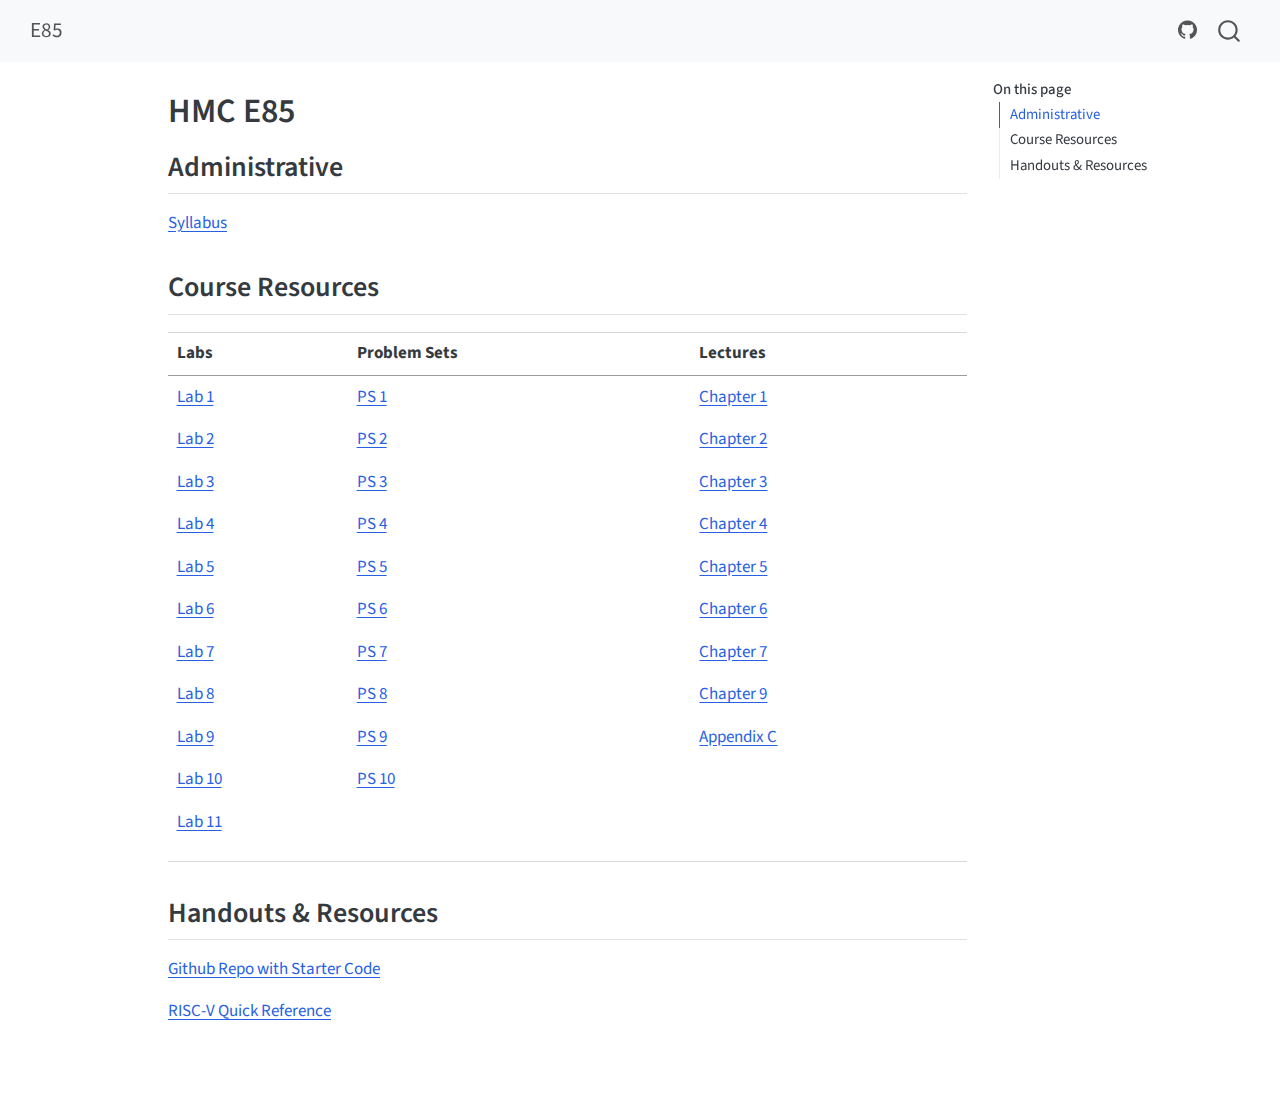
<file: index.html>
<!DOCTYPE html>
<html xmlns="http://www.w3.org/1999/xhtml" lang="en" xml:lang="en"><head>

<meta charset="utf-8">
<meta name="generator" content="quarto-1.7.28">

<meta name="viewport" content="width=device-width, initial-scale=1.0, user-scalable=yes">


<title>HMC E85 – E85</title>
<style>
code{white-space: pre-wrap;}
span.smallcaps{font-variant: small-caps;}
div.columns{display: flex; gap: min(4vw, 1.5em);}
div.column{flex: auto; overflow-x: auto;}
div.hanging-indent{margin-left: 1.5em; text-indent: -1.5em;}
ul.task-list{list-style: none;}
ul.task-list li input[type="checkbox"] {
  width: 0.8em;
  margin: 0 0.8em 0.2em -1em; /* quarto-specific, see https://github.com/quarto-dev/quarto-cli/issues/4556 */ 
  vertical-align: middle;
}
</style>


<script src="site_libs/quarto-nav/quarto-nav.js"></script>
<script src="site_libs/quarto-nav/headroom.min.js"></script>
<script src="site_libs/clipboard/clipboard.min.js"></script>
<script src="site_libs/quarto-search/autocomplete.umd.js"></script>
<script src="site_libs/quarto-search/fuse.min.js"></script>
<script src="site_libs/quarto-search/quarto-search.js"></script>
<meta name="quarto:offset" content="./">
<script src="site_libs/quarto-html/quarto.js" type="module"></script>
<script src="site_libs/quarto-html/tabsets/tabsets.js" type="module"></script>
<script src="site_libs/quarto-html/popper.min.js"></script>
<script src="site_libs/quarto-html/tippy.umd.min.js"></script>
<script src="site_libs/quarto-html/anchor.min.js"></script>
<link href="site_libs/quarto-html/tippy.css" rel="stylesheet">
<script src="site_libs/bootstrap/bootstrap.min.js"></script>
<link href="site_libs/bootstrap/bootstrap-icons.css" rel="stylesheet">
<link href="site_libs/bootstrap/bootstrap-c3e159384dfee45f7a712502812fbd01.min.css" rel="stylesheet" append-hash="true" id="quarto-bootstrap" data-mode="light">
<script id="quarto-search-options" type="application/json">{
  "location": "navbar",
  "copy-button": false,
  "collapse-after": 3,
  "panel-placement": "end",
  "type": "overlay",
  "limit": 50,
  "keyboard-shortcut": [
    "f",
    "/",
    "s"
  ],
  "show-item-context": false,
  "language": {
    "search-no-results-text": "No results",
    "search-matching-documents-text": "matching documents",
    "search-copy-link-title": "Copy link to search",
    "search-hide-matches-text": "Hide additional matches",
    "search-more-match-text": "more match in this document",
    "search-more-matches-text": "more matches in this document",
    "search-clear-button-title": "Clear",
    "search-text-placeholder": "",
    "search-detached-cancel-button-title": "Cancel",
    "search-submit-button-title": "Submit",
    "search-label": "Search"
  }
}</script>


</head>

<body class="nav-fixed quarto-light">

<div id="quarto-search-results"></div>
  <header id="quarto-header" class="headroom fixed-top">
    <nav class="navbar navbar-expand-lg " data-bs-theme="dark">
      <div class="navbar-container container-fluid">
      <div class="navbar-brand-container mx-auto">
    <a class="navbar-brand" href="./index.html">
    <span class="navbar-title">E85</span>
    </a>
  </div>
            <div id="quarto-search" class="" title="Search"></div>
          <button class="navbar-toggler" type="button" data-bs-toggle="collapse" data-bs-target="#navbarCollapse" aria-controls="navbarCollapse" role="menu" aria-expanded="false" aria-label="Toggle navigation" onclick="if (window.quartoToggleHeadroom) { window.quartoToggleHeadroom(); }">
  <span class="navbar-toggler-icon"></span>
</button>
          <div class="collapse navbar-collapse" id="navbarCollapse">
            <ul class="navbar-nav navbar-nav-scroll ms-auto">
  <li class="nav-item compact">
    <a class="nav-link" href="https://github.com/HMC-E85/E85"> <i class="bi bi-github" role="img" aria-label="GitHub">
</i> 
<span class="menu-text"></span></a>
  </li>  
</ul>
          </div> <!-- /navcollapse -->
            <div class="quarto-navbar-tools">
</div>
      </div> <!-- /container-fluid -->
    </nav>
</header>
<!-- content -->
<div id="quarto-content" class="quarto-container page-columns page-rows-contents page-layout-article page-navbar">
<!-- sidebar -->
<!-- margin-sidebar -->
    <div id="quarto-margin-sidebar" class="sidebar margin-sidebar">
        <nav id="TOC" role="doc-toc" class="toc-active">
    <h2 id="toc-title">On this page</h2>
   
  <ul>
  <li><a href="#administrative" id="toc-administrative" class="nav-link active" data-scroll-target="#administrative">Administrative</a></li>
  <li><a href="#course-resources" id="toc-course-resources" class="nav-link" data-scroll-target="#course-resources">Course Resources</a></li>
  <li><a href="#handouts-resources" id="toc-handouts-resources" class="nav-link" data-scroll-target="#handouts-resources">Handouts &amp; Resources</a></li>
  </ul>
</nav>
    </div>
<!-- main -->
<main class="content" id="quarto-document-content">

<header id="title-block-header" class="quarto-title-block default">
<div class="quarto-title">
<h1 class="title">HMC E85</h1>
</div>



<div class="quarto-title-meta">

    
  
    
  </div>
  


</header>


<section id="administrative" class="level2">
<h2 class="anchored" data-anchor-id="administrative">Administrative</h2>
<p><a href="./assets/syllabus.pdf">Syllabus</a></p>
</section>
<section id="course-resources" class="level2">
<h2 class="anchored" data-anchor-id="course-resources">Course Resources</h2>
<table class="caption-top table">
<thead>
<tr class="header">
<th>Labs</th>
<th>Problem Sets</th>
<th>Lectures</th>
</tr>
</thead>
<tbody>
<tr class="odd">
<td><p><a href="./assets/labs/Lab1.pdf">Lab 1</a></p>
<p><a href="./assets/labs/Lab2.pdf">Lab 2</a></p>
<p><a href="./assets/labs/Lab3.pdf">Lab 3</a></p>
<p><a href="./assets/labs/Lab4.pdf">Lab 4</a></p>
<p><a href="./assets/labs/Lab5.pdf">Lab 5</a></p>
<p><a href="./assets/labs/Lab6.pdf">Lab 6</a></p>
<p><a href="./assets/labs/Lab7.pdf">Lab 7</a></p>
<p><a href="./assets/labs/Lab8.pdf">Lab 8</a></p>
<p><a href="./assets/labs/Lab9.pdf">Lab 9</a></p>
<p><a href="./assets/labs/Lab10.pdf">Lab 10</a></p>
<p><a href="./assets/labs/Lab11.pdf">Lab 11</a></p></td>
<td><p><a href="./assets/psets/ps1.pdf">PS 1</a></p>
<p><a href="./assets/psets/ps2.pdf">PS 2</a></p>
<p><a href="./assets/psets/ps3.pdf">PS 3</a></p>
<p><a href="./assets/psets/ps4.pdf">PS 4</a></p>
<p><a href="./assets/psets/ps5.pdf">PS 5</a></p>
<p><a href="./assets/psets/ps6.pdf">PS 6</a></p>
<p><a href="./assets/psets/ps7.pdf">PS 7</a></p>
<p><a href="./assets/psets/ps8.pdf">PS 8</a></p>
<p><a href="./assets/psets/ps9.pdf">PS 9</a></p>
<p><a href="./assets/psets/ps10.pdf">PS 10</a></p></td>
<td><p><a href="./assets/slides/DDCArv_Ch1.pdf">Chapter 1</a></p>
<p><a href="./assets/slides/DDCArv_Ch2.pdf">Chapter 2</a></p>
<p><a href="./assets/slides/DDCArv_Ch3.pdf">Chapter 3</a></p>
<p><a href="./assets/slides/DDCArv_Ch4.pdf">Chapter 4</a></p>
<p><a href="./assets/slides/DDCArv_Ch5.pdf">Chapter 5</a></p>
<p><a href="./assets/slides/DDCArv_Ch6.pdf">Chapter 6</a></p>
<p><a href="./assets/slides/DDCArv_Ch7.pdf">Chapter 7</a></p>
<p><a href="./assets/slides/DDCArv_Ch9.pdf">Chapter 9</a></p>
<p><a href="./assets/slides/DDCArv_AppC.pdf">Appendix C</a></p></td>
</tr>
</tbody>
</table>
</section>
<section id="handouts-resources" class="level2">
<h2 class="anchored" data-anchor-id="handouts-resources">Handouts &amp; Resources</h2>
<p><a href="https://github.com/HMC-E85/E85">Github Repo with Starter Code</a></p>
<p><a href="./assets/doc/000_RISCV_summary.pdf">RISC-V Quick Reference</a></p>


</section>

</main> <!-- /main -->
<script id="quarto-html-after-body" type="application/javascript">
  window.document.addEventListener("DOMContentLoaded", function (event) {
    const icon = "";
    const anchorJS = new window.AnchorJS();
    anchorJS.options = {
      placement: 'right',
      icon: icon
    };
    anchorJS.add('.anchored');
    const isCodeAnnotation = (el) => {
      for (const clz of el.classList) {
        if (clz.startsWith('code-annotation-')) {                     
          return true;
        }
      }
      return false;
    }
    const onCopySuccess = function(e) {
      // button target
      const button = e.trigger;
      // don't keep focus
      button.blur();
      // flash "checked"
      button.classList.add('code-copy-button-checked');
      var currentTitle = button.getAttribute("title");
      button.setAttribute("title", "Copied!");
      let tooltip;
      if (window.bootstrap) {
        button.setAttribute("data-bs-toggle", "tooltip");
        button.setAttribute("data-bs-placement", "left");
        button.setAttribute("data-bs-title", "Copied!");
        tooltip = new bootstrap.Tooltip(button, 
          { trigger: "manual", 
            customClass: "code-copy-button-tooltip",
            offset: [0, -8]});
        tooltip.show();    
      }
      setTimeout(function() {
        if (tooltip) {
          tooltip.hide();
          button.removeAttribute("data-bs-title");
          button.removeAttribute("data-bs-toggle");
          button.removeAttribute("data-bs-placement");
        }
        button.setAttribute("title", currentTitle);
        button.classList.remove('code-copy-button-checked');
      }, 1000);
      // clear code selection
      e.clearSelection();
    }
    const getTextToCopy = function(trigger) {
        const codeEl = trigger.previousElementSibling.cloneNode(true);
        for (const childEl of codeEl.children) {
          if (isCodeAnnotation(childEl)) {
            childEl.remove();
          }
        }
        return codeEl.innerText;
    }
    const clipboard = new window.ClipboardJS('.code-copy-button:not([data-in-quarto-modal])', {
      text: getTextToCopy
    });
    clipboard.on('success', onCopySuccess);
    if (window.document.getElementById('quarto-embedded-source-code-modal')) {
      const clipboardModal = new window.ClipboardJS('.code-copy-button[data-in-quarto-modal]', {
        text: getTextToCopy,
        container: window.document.getElementById('quarto-embedded-source-code-modal')
      });
      clipboardModal.on('success', onCopySuccess);
    }
      var localhostRegex = new RegExp(/^(?:http|https):\/\/localhost\:?[0-9]*\//);
      var mailtoRegex = new RegExp(/^mailto:/);
        var filterRegex = new RegExp("https:\/\/HMC-E85\.github\.io\/hmc-e85\.github\.io\/");
      var isInternal = (href) => {
          return filterRegex.test(href) || localhostRegex.test(href) || mailtoRegex.test(href);
      }
      // Inspect non-navigation links and adorn them if external
     var links = window.document.querySelectorAll('a[href]:not(.nav-link):not(.navbar-brand):not(.toc-action):not(.sidebar-link):not(.sidebar-item-toggle):not(.pagination-link):not(.no-external):not([aria-hidden]):not(.dropdown-item):not(.quarto-navigation-tool):not(.about-link)');
      for (var i=0; i<links.length; i++) {
        const link = links[i];
        if (!isInternal(link.href)) {
          // undo the damage that might have been done by quarto-nav.js in the case of
          // links that we want to consider external
          if (link.dataset.originalHref !== undefined) {
            link.href = link.dataset.originalHref;
          }
        }
      }
    function tippyHover(el, contentFn, onTriggerFn, onUntriggerFn) {
      const config = {
        allowHTML: true,
        maxWidth: 500,
        delay: 100,
        arrow: false,
        appendTo: function(el) {
            return el.parentElement;
        },
        interactive: true,
        interactiveBorder: 10,
        theme: 'quarto',
        placement: 'bottom-start',
      };
      if (contentFn) {
        config.content = contentFn;
      }
      if (onTriggerFn) {
        config.onTrigger = onTriggerFn;
      }
      if (onUntriggerFn) {
        config.onUntrigger = onUntriggerFn;
      }
      window.tippy(el, config); 
    }
    const noterefs = window.document.querySelectorAll('a[role="doc-noteref"]');
    for (var i=0; i<noterefs.length; i++) {
      const ref = noterefs[i];
      tippyHover(ref, function() {
        // use id or data attribute instead here
        let href = ref.getAttribute('data-footnote-href') || ref.getAttribute('href');
        try { href = new URL(href).hash; } catch {}
        const id = href.replace(/^#\/?/, "");
        const note = window.document.getElementById(id);
        if (note) {
          return note.innerHTML;
        } else {
          return "";
        }
      });
    }
    const xrefs = window.document.querySelectorAll('a.quarto-xref');
    const processXRef = (id, note) => {
      // Strip column container classes
      const stripColumnClz = (el) => {
        el.classList.remove("page-full", "page-columns");
        if (el.children) {
          for (const child of el.children) {
            stripColumnClz(child);
          }
        }
      }
      stripColumnClz(note)
      if (id === null || id.startsWith('sec-')) {
        // Special case sections, only their first couple elements
        const container = document.createElement("div");
        if (note.children && note.children.length > 2) {
          container.appendChild(note.children[0].cloneNode(true));
          for (let i = 1; i < note.children.length; i++) {
            const child = note.children[i];
            if (child.tagName === "P" && child.innerText === "") {
              continue;
            } else {
              container.appendChild(child.cloneNode(true));
              break;
            }
          }
          if (window.Quarto?.typesetMath) {
            window.Quarto.typesetMath(container);
          }
          return container.innerHTML
        } else {
          if (window.Quarto?.typesetMath) {
            window.Quarto.typesetMath(note);
          }
          return note.innerHTML;
        }
      } else {
        // Remove any anchor links if they are present
        const anchorLink = note.querySelector('a.anchorjs-link');
        if (anchorLink) {
          anchorLink.remove();
        }
        if (window.Quarto?.typesetMath) {
          window.Quarto.typesetMath(note);
        }
        if (note.classList.contains("callout")) {
          return note.outerHTML;
        } else {
          return note.innerHTML;
        }
      }
    }
    for (var i=0; i<xrefs.length; i++) {
      const xref = xrefs[i];
      tippyHover(xref, undefined, function(instance) {
        instance.disable();
        let url = xref.getAttribute('href');
        let hash = undefined; 
        if (url.startsWith('#')) {
          hash = url;
        } else {
          try { hash = new URL(url).hash; } catch {}
        }
        if (hash) {
          const id = hash.replace(/^#\/?/, "");
          const note = window.document.getElementById(id);
          if (note !== null) {
            try {
              const html = processXRef(id, note.cloneNode(true));
              instance.setContent(html);
            } finally {
              instance.enable();
              instance.show();
            }
          } else {
            // See if we can fetch this
            fetch(url.split('#')[0])
            .then(res => res.text())
            .then(html => {
              const parser = new DOMParser();
              const htmlDoc = parser.parseFromString(html, "text/html");
              const note = htmlDoc.getElementById(id);
              if (note !== null) {
                const html = processXRef(id, note);
                instance.setContent(html);
              } 
            }).finally(() => {
              instance.enable();
              instance.show();
            });
          }
        } else {
          // See if we can fetch a full url (with no hash to target)
          // This is a special case and we should probably do some content thinning / targeting
          fetch(url)
          .then(res => res.text())
          .then(html => {
            const parser = new DOMParser();
            const htmlDoc = parser.parseFromString(html, "text/html");
            const note = htmlDoc.querySelector('main.content');
            if (note !== null) {
              // This should only happen for chapter cross references
              // (since there is no id in the URL)
              // remove the first header
              if (note.children.length > 0 && note.children[0].tagName === "HEADER") {
                note.children[0].remove();
              }
              const html = processXRef(null, note);
              instance.setContent(html);
            } 
          }).finally(() => {
            instance.enable();
            instance.show();
          });
        }
      }, function(instance) {
      });
    }
        let selectedAnnoteEl;
        const selectorForAnnotation = ( cell, annotation) => {
          let cellAttr = 'data-code-cell="' + cell + '"';
          let lineAttr = 'data-code-annotation="' +  annotation + '"';
          const selector = 'span[' + cellAttr + '][' + lineAttr + ']';
          return selector;
        }
        const selectCodeLines = (annoteEl) => {
          const doc = window.document;
          const targetCell = annoteEl.getAttribute("data-target-cell");
          const targetAnnotation = annoteEl.getAttribute("data-target-annotation");
          const annoteSpan = window.document.querySelector(selectorForAnnotation(targetCell, targetAnnotation));
          const lines = annoteSpan.getAttribute("data-code-lines").split(",");
          const lineIds = lines.map((line) => {
            return targetCell + "-" + line;
          })
          let top = null;
          let height = null;
          let parent = null;
          if (lineIds.length > 0) {
              //compute the position of the single el (top and bottom and make a div)
              const el = window.document.getElementById(lineIds[0]);
              top = el.offsetTop;
              height = el.offsetHeight;
              parent = el.parentElement.parentElement;
            if (lineIds.length > 1) {
              const lastEl = window.document.getElementById(lineIds[lineIds.length - 1]);
              const bottom = lastEl.offsetTop + lastEl.offsetHeight;
              height = bottom - top;
            }
            if (top !== null && height !== null && parent !== null) {
              // cook up a div (if necessary) and position it 
              let div = window.document.getElementById("code-annotation-line-highlight");
              if (div === null) {
                div = window.document.createElement("div");
                div.setAttribute("id", "code-annotation-line-highlight");
                div.style.position = 'absolute';
                parent.appendChild(div);
              }
              div.style.top = top - 2 + "px";
              div.style.height = height + 4 + "px";
              div.style.left = 0;
              let gutterDiv = window.document.getElementById("code-annotation-line-highlight-gutter");
              if (gutterDiv === null) {
                gutterDiv = window.document.createElement("div");
                gutterDiv.setAttribute("id", "code-annotation-line-highlight-gutter");
                gutterDiv.style.position = 'absolute';
                const codeCell = window.document.getElementById(targetCell);
                const gutter = codeCell.querySelector('.code-annotation-gutter');
                gutter.appendChild(gutterDiv);
              }
              gutterDiv.style.top = top - 2 + "px";
              gutterDiv.style.height = height + 4 + "px";
            }
            selectedAnnoteEl = annoteEl;
          }
        };
        const unselectCodeLines = () => {
          const elementsIds = ["code-annotation-line-highlight", "code-annotation-line-highlight-gutter"];
          elementsIds.forEach((elId) => {
            const div = window.document.getElementById(elId);
            if (div) {
              div.remove();
            }
          });
          selectedAnnoteEl = undefined;
        };
          // Handle positioning of the toggle
      window.addEventListener(
        "resize",
        throttle(() => {
          elRect = undefined;
          if (selectedAnnoteEl) {
            selectCodeLines(selectedAnnoteEl);
          }
        }, 10)
      );
      function throttle(fn, ms) {
      let throttle = false;
      let timer;
        return (...args) => {
          if(!throttle) { // first call gets through
              fn.apply(this, args);
              throttle = true;
          } else { // all the others get throttled
              if(timer) clearTimeout(timer); // cancel #2
              timer = setTimeout(() => {
                fn.apply(this, args);
                timer = throttle = false;
              }, ms);
          }
        };
      }
        // Attach click handler to the DT
        const annoteDls = window.document.querySelectorAll('dt[data-target-cell]');
        for (const annoteDlNode of annoteDls) {
          annoteDlNode.addEventListener('click', (event) => {
            const clickedEl = event.target;
            if (clickedEl !== selectedAnnoteEl) {
              unselectCodeLines();
              const activeEl = window.document.querySelector('dt[data-target-cell].code-annotation-active');
              if (activeEl) {
                activeEl.classList.remove('code-annotation-active');
              }
              selectCodeLines(clickedEl);
              clickedEl.classList.add('code-annotation-active');
            } else {
              // Unselect the line
              unselectCodeLines();
              clickedEl.classList.remove('code-annotation-active');
            }
          });
        }
    const findCites = (el) => {
      const parentEl = el.parentElement;
      if (parentEl) {
        const cites = parentEl.dataset.cites;
        if (cites) {
          return {
            el,
            cites: cites.split(' ')
          };
        } else {
          return findCites(el.parentElement)
        }
      } else {
        return undefined;
      }
    };
    var bibliorefs = window.document.querySelectorAll('a[role="doc-biblioref"]');
    for (var i=0; i<bibliorefs.length; i++) {
      const ref = bibliorefs[i];
      const citeInfo = findCites(ref);
      if (citeInfo) {
        tippyHover(citeInfo.el, function() {
          var popup = window.document.createElement('div');
          citeInfo.cites.forEach(function(cite) {
            var citeDiv = window.document.createElement('div');
            citeDiv.classList.add('hanging-indent');
            citeDiv.classList.add('csl-entry');
            var biblioDiv = window.document.getElementById('ref-' + cite);
            if (biblioDiv) {
              citeDiv.innerHTML = biblioDiv.innerHTML;
            }
            popup.appendChild(citeDiv);
          });
          return popup.innerHTML;
        });
      }
    }
  });
  </script>
</div> <!-- /content -->




</body></html>
</file>
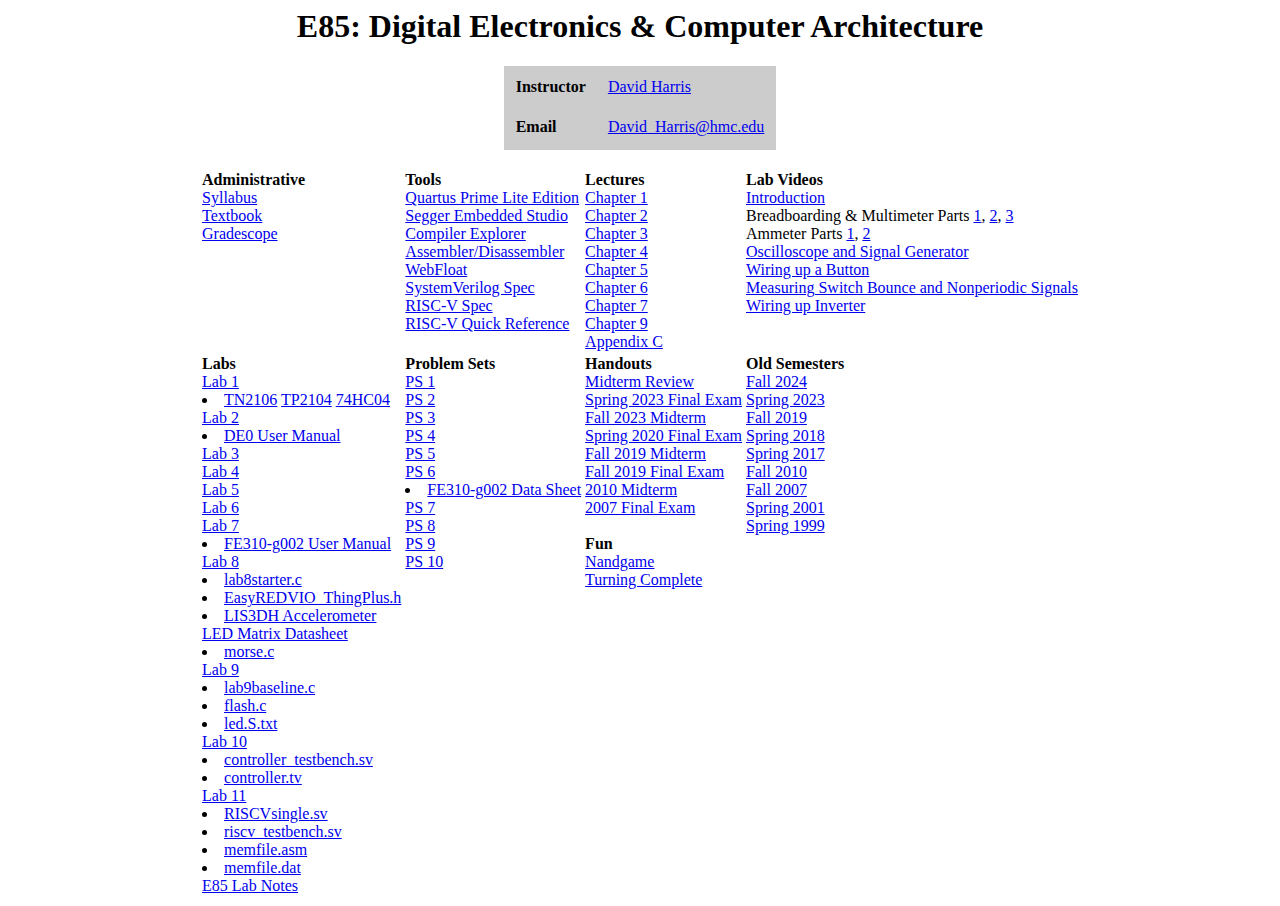
<file: assets/index.html>
<html>
<head>
 <title>E85: Digital Electronics & Computer Architecture</title>
</head>

<center>
<h1>E85: Digital Electronics & Computer Architecture</h1>
</center>
<p>
<center><table border="0" bgcolor="#CCCCCC" cellpadding="10"><tr>
<td><b>Instructor</b></td>
<td><a href="http://pages.hmc.edu/harris">David Harris</a></td>
</tr><tr>
<td><b>Email</b></td>
<td><a href="mailto:David_Harris@hmc.edu">David_Harris@hmc.edu</td>
</tr><tr>

</table></center><br>
<center>
<table>
  <tr valign=top>
    <td><b>Administrative</b><br>
      <a href="syllabus.pdf">Syllabus</a><br>
      <a href="https://pages.hmc.edu/harris/ddca/ddcarv.html">Textbook</a><br>
      <a href="https://www.gradescope.com/courses/956775">Gradescope</a><br>
    <td><b>Tools</b><br>
      <a href="https://fpgasoftware.intel.com/?edition=lite">Quartus Prime Lite Edition</a><br>
      <a href="https://www.segger.com/products/development-tools/embedded-studio/">Segger Embedded Studio</a><br>
      <a href="https://godbolt.org">Compiler Explorer</a><br>
       <a href="https://luplab.gitlab.io/rvcodecjs">Assembler/Disassembler</a><br>
      <a href="https://s-y-wu.github.io/webfloat/">WebFloat</a><br>
       <a href="http://ieeexplore.ieee.org/stamp/stamp.jsp?arnumber=5354441">SystemVerilog Spec</a><br>
      <a href="https://riscv.org/technical/specifications/">RISC-V Spec</a><br>
      <a href="000_RISCV_summary.pdf">RISC-V Quick Reference</a>
      
    </td>
    <td><b>Lectures</b><br>
      <a href="DDCArv_Ch1.pdf">Chapter 1</a><br>
      <a href="DDCArv_Ch2.pdf">Chapter 2</a><br>
      <a href="DDCArv_Ch3.pdf">Chapter 3</a><br>
      <a href="DDCArv_Ch4.pdf">Chapter 4</a><br>
      <a href="DDCArv_Ch5.pdf">Chapter 5</a><br>
      <a href="DDCArv_Ch6.pdf">Chapter 6</a><br>
      <a href="DDCArv_Ch7.pdf">Chapter 7</a><br>
      <a href="DDCArv_Ch9.pdf">Chapter 9</a><br>
      <a href="DDCArv_AppC.pdf">Appendix C</a><br>
    </td>
    <td><b>Lab Videos</b><br>
      <a href="https://youtu.be/7cwoTc8mS4k">Introduction</a><br>
      Breadboarding & Multimeter Parts <a href="https://youtu.be/1XLpFlkJYSs">1</a>, <a href="https://youtu.be/AfUZwcF2fK0">2</a>, <a href="https://youtu.be/G9s9GSPMYaQ">3</a><br>
      Ammeter Parts <a href="https://youtu.be/K-2FKnhi-pI">1</a>, <a href="https://youtu.be/O2GIpkV2k5s">2</a><br>
      <a href="https://youtu.be/NUueOmbn7FM">Oscilloscope and Signal Generator</a><br>
      <a href="https://youtu.be/gu3hOK5ju-A">Wiring up a Button</a><br>
      <a href="https://youtu.be/zXBsF9GU6xk">Measuring Switch Bounce and Nonperiodic Signals</a><br>
      <a href="https://youtu.be/XEpuRt5Q_-g">Wiring up Inverter</a><br>
	</td>
   </tr><tr valign=top>
    <td><b>Labs</b><br>
      <a href="Lab1.pdf">Lab 1</a><br>
      <bl><li><a href="TN2106.pdf">TN2106</a> <a href="TP2104.pdf">TP2104</a> <a href="74HC04.pdf">74HC04</a></li></bl>
      <a href="Lab2.pdf">Lab 2</a><br>
      <bl><li><a href="de0_manual.pdf">DE0 User Manual</a><br>
      <a href="Lab3.pdf">Lab 3</a><br>
      <a href="Lab4.pdf">Lab 4</a><br>
      <a href="Lab5.pdf">Lab 5</a><br>
      <a href="Lab6.pdf">Lab 6</a><br>
      <a href="Lab7.pdf">Lab 7</a><br>
      <bl><li><a href="fe310-g002-manual-v19p05.pdf">FE310-g002 User Manual</a><br>
      <a href="Lab8.pdf">Lab 8</a><br>
      <bl><li><a href="lab8starter.c">lab8starter.c</a><br>
      <bl><li><a href="EasyREDVIO_ThingPlus.h">EasyREDVIO_ThingPlus.h</a><br>
      <bl><li><a href="LIS3DH.pdf">LIS3DH Accelerometer</a><br>
      <a href="https://drive.google.com/file/d/1xUFJVkhH5ZRTYszyMqNcLxXSa_bIb7wQ/view?usp=sharing">LED Matrix Datasheet</a><br> 
      <bl><li><a href="morse.c">morse.c</a><br>
      <a href="Lab9.pdf">Lab 9</a><br>
      <bl><li><a href="lab9baseline.c">lab9baseline.c</a><br>
      <bl><li><a href="flash.c">flash.c</a><br>
      <bl><li><a href="led.S.txt">led.S.txt</a><br>
      <a href="Lab10.pdf">Lab 10</a><br>
      <bl><li><a href="controller_testbench.sv.txt">controller_testbench.sv</a><br>
      <bl><li><a href="controller.tv.txt">controller.tv</a><br>
      <a href="Lab11.pdf">Lab 11</a><br>
      <bl><li><a href="RISCVsingle.sv.txt">RISCVsingle.sv</a><br>
      <bl><li><a href="riscv_testbench.sv.txt">riscv_testbench.sv</a><br>
      <bl><li><a href="memfile.asm.txt">memfile.asm</a><br>
      <bl><li><a href="memfile.dat.txt">memfile.dat</a><br>
      <a href="https://docs.google.com/document/d/1bqPU0GHGkl_mwkp_vUJZE8O2YN3vVYUEoZnqV7y1QPo/edit?usp=sharing">E85 Lab Notes</a><br>
    </td>
    <td><b>Problem Sets</b><br>
      <a href="ps1.pdf">PS 1</a><br>
      <a href="ps2.pdf">PS 2</a><br>
      <a href="ps3.pdf">PS 3</a><br>
      <a href="ps4.pdf">PS 4</a><br>
      <a href="ps5.pdf">PS 5</a><br>
      <a href="ps6.pdf">PS 6</a><br>
      <bl><li><a href="fe310-g002-ds.pdf">FE310-g002 Data Sheet</a><br>
      <a href="ps7.pdf">PS 7</a><br>
      <a href="ps8.pdf">PS 8</a><br>
      <a href="ps9.pdf">PS 9</a><br>
      <a href="ps10.pdf">PS 10</a>
    </td>
    <td><b>Handouts</b><br>
      <a href="MidtermReview.pdf">Midterm Review</a><br>
      <a href="FinalSpring23.pdf">Spring 2023 Final Exam</a><br>
      <a href="MidtermSpring23.pdf">Fall 2023 Midterm</a><br>
      <a href="FinalSp20.pdf">Spring 2020 Final Exam</a><br>
      <a href="MidtermFa19.pdf">Fall 2019 Midterm</a><br>
      <a href="FinalFa19.pdf">Fall 2019 Final Exam</a><br>
      <a href="Midterm10.pdf">2010 Midterm</a><br>
      <a href="Final07.pdf">2007 Final Exam</a><br>
      <br>
      <b>Fun</b><br>
      <a href="https://nandgame.com">Nandgame</a><br>
      <a href="https://store.steampowered.com/app/1444480/Turing_Complete/">Turning Complete</a><br>
    </td>
    

    <td><b>Old Semesters</b><br>
      <a href="old/fall24/index.html">Fall 2024</a><br>      
      <a href="old/spring23/index.html">Spring 2023</a><br>      
      <a href="old/fall19/index.html">Fall 2019</a><br>
      <a href="old/spring18/index.html">Spring 2018</a><br>
      <a href="old/spring17/index.html">Spring 2017</a><br>
      <a href="old/fall10/index.html">Fall 2010</a><br>
      <a href="old/fall07/index.html">Fall 2007</a><br>
      <a href="old/spring01/index.html">Spring 2001</a><br>
      <a href="old/spring99/index.html">Spring 1999</a>

     </td>
  </tr>
</table></center>

</body>
</html>
</file>
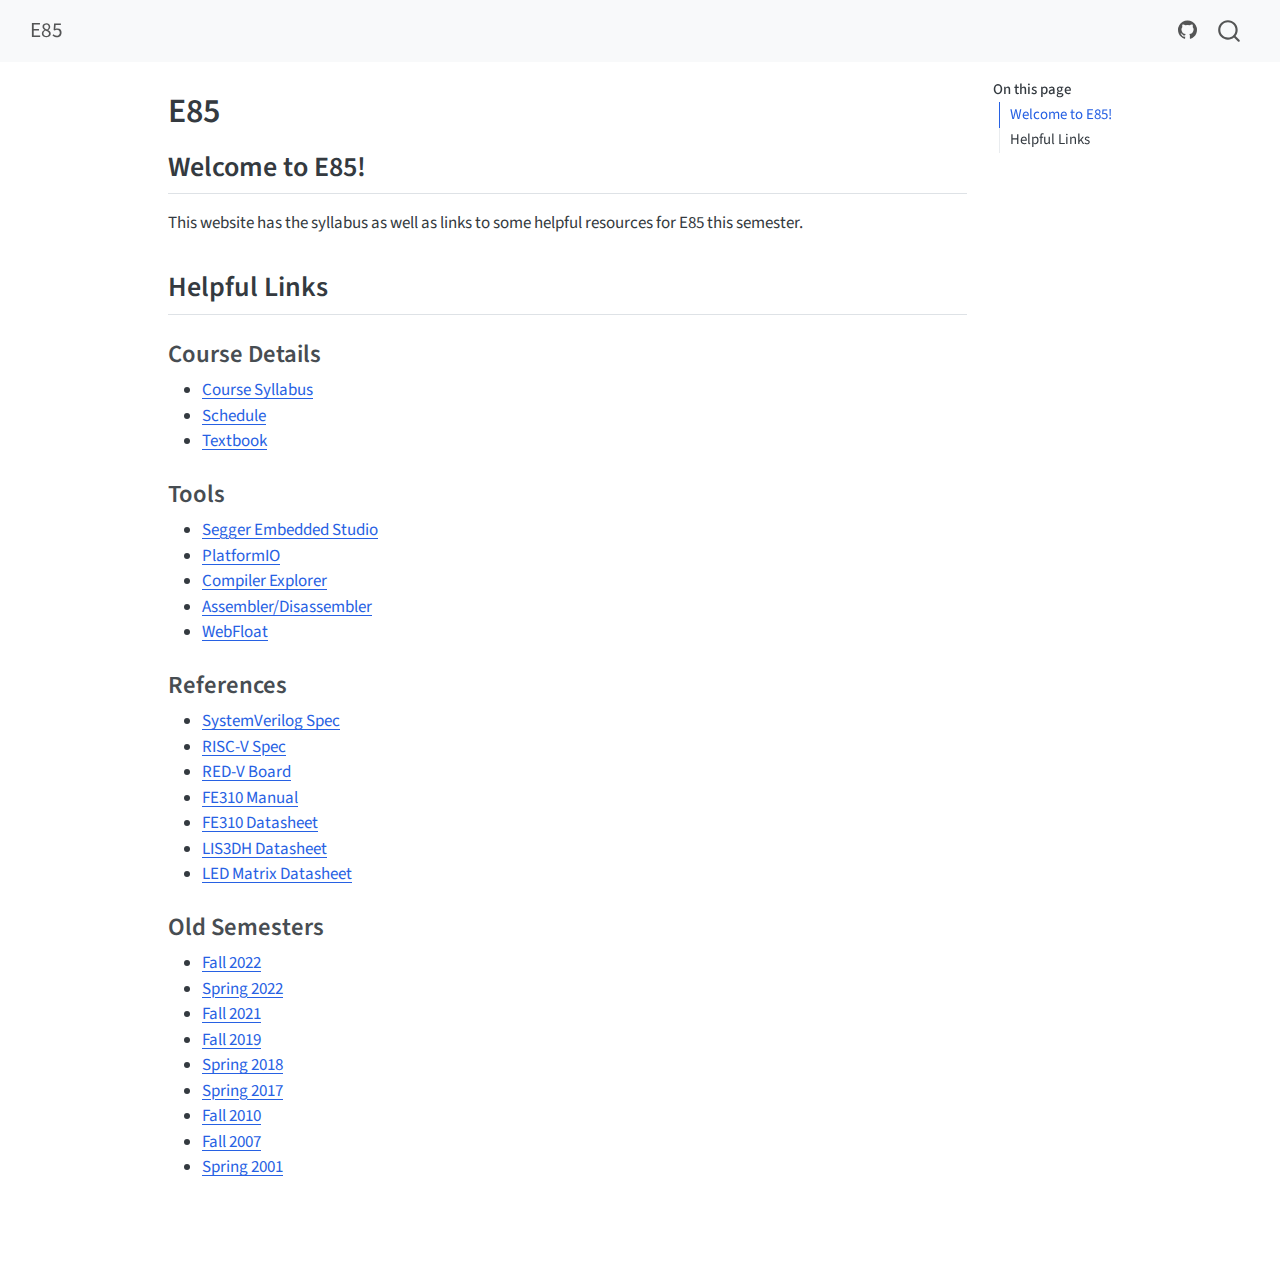
<file: home/index.html>
<!DOCTYPE html>
<html xmlns="http://www.w3.org/1999/xhtml" lang="en" xml:lang="en"><head>

<meta charset="utf-8">
<meta name="generator" content="quarto-1.7.28">

<meta name="viewport" content="width=device-width, initial-scale=1.0, user-scalable=yes">


<title>E85</title>
<style>
code{white-space: pre-wrap;}
span.smallcaps{font-variant: small-caps;}
div.columns{display: flex; gap: min(4vw, 1.5em);}
div.column{flex: auto; overflow-x: auto;}
div.hanging-indent{margin-left: 1.5em; text-indent: -1.5em;}
ul.task-list{list-style: none;}
ul.task-list li input[type="checkbox"] {
  width: 0.8em;
  margin: 0 0.8em 0.2em -1em; /* quarto-specific, see https://github.com/quarto-dev/quarto-cli/issues/4556 */ 
  vertical-align: middle;
}
</style>


<script src="../site_libs/quarto-nav/quarto-nav.js"></script>
<script src="../site_libs/quarto-nav/headroom.min.js"></script>
<script src="../site_libs/clipboard/clipboard.min.js"></script>
<script src="../site_libs/quarto-search/autocomplete.umd.js"></script>
<script src="../site_libs/quarto-search/fuse.min.js"></script>
<script src="../site_libs/quarto-search/quarto-search.js"></script>
<meta name="quarto:offset" content="../">
<script src="../site_libs/quarto-html/quarto.js" type="module"></script>
<script src="../site_libs/quarto-html/tabsets/tabsets.js" type="module"></script>
<script src="../site_libs/quarto-html/popper.min.js"></script>
<script src="../site_libs/quarto-html/tippy.umd.min.js"></script>
<script src="../site_libs/quarto-html/anchor.min.js"></script>
<link href="../site_libs/quarto-html/tippy.css" rel="stylesheet">
<script src="../site_libs/bootstrap/bootstrap.min.js"></script>
<link href="../site_libs/bootstrap/bootstrap-icons.css" rel="stylesheet">
<link href="../site_libs/bootstrap/bootstrap-c3e159384dfee45f7a712502812fbd01.min.css" rel="stylesheet" append-hash="true" id="quarto-bootstrap" data-mode="light">
<script id="quarto-search-options" type="application/json">{
  "location": "navbar",
  "copy-button": false,
  "collapse-after": 3,
  "panel-placement": "end",
  "type": "overlay",
  "limit": 50,
  "keyboard-shortcut": [
    "f",
    "/",
    "s"
  ],
  "show-item-context": false,
  "language": {
    "search-no-results-text": "No results",
    "search-matching-documents-text": "matching documents",
    "search-copy-link-title": "Copy link to search",
    "search-hide-matches-text": "Hide additional matches",
    "search-more-match-text": "more match in this document",
    "search-more-matches-text": "more matches in this document",
    "search-clear-button-title": "Clear",
    "search-text-placeholder": "",
    "search-detached-cancel-button-title": "Cancel",
    "search-submit-button-title": "Submit",
    "search-label": "Search"
  }
}</script>


</head>

<body class="nav-fixed quarto-light">

<div id="quarto-search-results"></div>
  <header id="quarto-header" class="headroom fixed-top">
    <nav class="navbar navbar-expand-lg " data-bs-theme="dark">
      <div class="navbar-container container-fluid">
      <div class="navbar-brand-container mx-auto">
    <a class="navbar-brand" href="../index.html">
    <span class="navbar-title">E85</span>
    </a>
  </div>
            <div id="quarto-search" class="" title="Search"></div>
          <button class="navbar-toggler" type="button" data-bs-toggle="collapse" data-bs-target="#navbarCollapse" aria-controls="navbarCollapse" role="menu" aria-expanded="false" aria-label="Toggle navigation" onclick="if (window.quartoToggleHeadroom) { window.quartoToggleHeadroom(); }">
  <span class="navbar-toggler-icon"></span>
</button>
          <div class="collapse navbar-collapse" id="navbarCollapse">
            <ul class="navbar-nav navbar-nav-scroll ms-auto">
  <li class="nav-item compact">
    <a class="nav-link" href="https://github.com/HMC-E85/E85"> <i class="bi bi-github" role="img" aria-label="GitHub">
</i> 
<span class="menu-text"></span></a>
  </li>  
</ul>
          </div> <!-- /navcollapse -->
            <div class="quarto-navbar-tools">
</div>
      </div> <!-- /container-fluid -->
    </nav>
</header>
<!-- content -->
<div id="quarto-content" class="quarto-container page-columns page-rows-contents page-layout-article page-navbar">
<!-- sidebar -->
<!-- margin-sidebar -->
    <div id="quarto-margin-sidebar" class="sidebar margin-sidebar">
        <nav id="TOC" role="doc-toc" class="toc-active">
    <h2 id="toc-title">On this page</h2>
   
  <ul>
  <li><a href="#welcome-to-e85" id="toc-welcome-to-e85" class="nav-link active" data-scroll-target="#welcome-to-e85">Welcome to E85!</a></li>
  <li><a href="#helpful-links" id="toc-helpful-links" class="nav-link" data-scroll-target="#helpful-links">Helpful Links</a>
  <ul class="collapse">
  <li><a href="#course-details" id="toc-course-details" class="nav-link" data-scroll-target="#course-details">Course Details</a></li>
  <li><a href="#tools" id="toc-tools" class="nav-link" data-scroll-target="#tools">Tools</a></li>
  <li><a href="#references" id="toc-references" class="nav-link" data-scroll-target="#references">References</a></li>
  <li><a href="#old-semesters" id="toc-old-semesters" class="nav-link" data-scroll-target="#old-semesters">Old Semesters</a></li>
  </ul></li>
  </ul>
</nav>
    </div>
<!-- main -->
<main class="content" id="quarto-document-content">

<header id="title-block-header" class="quarto-title-block default">
<div class="quarto-title">
<h1 class="title">E85</h1>
</div>



<div class="quarto-title-meta">

    
  
    
  </div>
  


</header>


<section id="welcome-to-e85" class="level2">
<h2 class="anchored" data-anchor-id="welcome-to-e85">Welcome to E85!</h2>
<p>This website has the syllabus as well as links to some helpful resources for E85 this semester.</p>
</section>
<section id="helpful-links" class="level2">
<h2 class="anchored" data-anchor-id="helpful-links">Helpful Links</h2>
<section id="course-details" class="level3">
<h3 class="anchored" data-anchor-id="course-details">Course Details</h3>
<ul>
<li><a href="../syllabus/">Course Syllabus</a></li>
<li><a href="../syllabus/#schedule">Schedule</a></li>
<li><a href="http://pages.hmc.edu/harris/ddca/ddcarv.html">Textbook</a></li>
</ul>
</section>
<section id="tools" class="level3">
<h3 class="anchored" data-anchor-id="tools">Tools</h3>
<ul>
<li><a href="https://www.segger.com/products/development-tools/embedded-studio/">Segger Embedded Studio</a></li>
<li><a href="https://platformio.org/">PlatformIO</a></li>
<li><a href="https://godbolt.org/">Compiler Explorer</a></li>
<li><a href="https://luplab.gitlab.io/rvcodecjs">Assembler/Disassembler</a></li>
<li><a href="https://luplab.gitlab.io/rvcodecjs">WebFloat</a></li>
</ul>
</section>
<section id="references" class="level3">
<h3 class="anchored" data-anchor-id="references">References</h3>
<ul>
<li><a href="http://ieeexplore.ieee.org/stamp/stamp.jsp?arnumber=5354441">SystemVerilog Spec</a></li>
<li><a href="https://riscv.org/technical/specifications/">RISC-V Spec</a></li>
<li><a href="https://www.sparkfun.com/products/15799">RED-V Board</a></li>
<li><a href="https://cdn.sparkfun.com/assets/7/f/0/2/7/fe310-g002-manual-v19p05.pdf">FE310 Manual</a></li>
<li><a href="http://pages.hmc.edu/harris/class/e85/fe310-g003-datasheet-v1p1.pdf">FE310 Datasheet</a></li>
<li><a href="https://cdn-learn.adafruit.com/assets/assets/000/085/846/original/lis3dh.pdf?1576396666">LIS3DH Datasheet</a></li>
<li><a href="https://drive.google.com/file/d/1xUFJVkhH5ZRTYszyMqNcLxXSa_bIb7wQ/view?usp=sharing">LED Matrix Datasheet</a></li>
</ul>
</section>
<section id="old-semesters" class="level3">
<h3 class="anchored" data-anchor-id="old-semesters">Old Semesters</h3>
<ul>
<li><a href="http://pages.hmc.edu/harris/class/e85/old/fall22/index.html">Fall 2022</a></li>
<li><a href="http://pages.hmc.edu/harris/class/e85/old/spring22/index.html">Spring 2022</a></li>
<li><a href="http://pages.hmc.edu/harris/class/e85/old/fall21/index.html">Fall 2021</a></li>
<li><a href="http://pages.hmc.edu/harris/class/e85/old/fall19/index.html">Fall 2019</a></li>
<li><a href="http://pages.hmc.edu/harris/class/e85/old/spring18/index.html">Spring 2018</a></li>
<li><a href="http://pages.hmc.edu/harris/class/e85/old/spring17/index.html">Spring 2017</a></li>
<li><a href="http://pages.hmc.edu/harris/class/e85/old/fall10/index.html">Fall 2010</a></li>
<li><a href="http://pages.hmc.edu/harris/class/e85/old/fall07/index.html">Fall 2007</a></li>
<li><a href="http://pages.hmc.edu/harris/class/e85/old/spring01/index.html">Spring 2001</a></li>
</ul>


</section>
</section>

</main> <!-- /main -->
<script id="quarto-html-after-body" type="application/javascript">
  window.document.addEventListener("DOMContentLoaded", function (event) {
    const icon = "";
    const anchorJS = new window.AnchorJS();
    anchorJS.options = {
      placement: 'right',
      icon: icon
    };
    anchorJS.add('.anchored');
    const isCodeAnnotation = (el) => {
      for (const clz of el.classList) {
        if (clz.startsWith('code-annotation-')) {                     
          return true;
        }
      }
      return false;
    }
    const onCopySuccess = function(e) {
      // button target
      const button = e.trigger;
      // don't keep focus
      button.blur();
      // flash "checked"
      button.classList.add('code-copy-button-checked');
      var currentTitle = button.getAttribute("title");
      button.setAttribute("title", "Copied!");
      let tooltip;
      if (window.bootstrap) {
        button.setAttribute("data-bs-toggle", "tooltip");
        button.setAttribute("data-bs-placement", "left");
        button.setAttribute("data-bs-title", "Copied!");
        tooltip = new bootstrap.Tooltip(button, 
          { trigger: "manual", 
            customClass: "code-copy-button-tooltip",
            offset: [0, -8]});
        tooltip.show();    
      }
      setTimeout(function() {
        if (tooltip) {
          tooltip.hide();
          button.removeAttribute("data-bs-title");
          button.removeAttribute("data-bs-toggle");
          button.removeAttribute("data-bs-placement");
        }
        button.setAttribute("title", currentTitle);
        button.classList.remove('code-copy-button-checked');
      }, 1000);
      // clear code selection
      e.clearSelection();
    }
    const getTextToCopy = function(trigger) {
        const codeEl = trigger.previousElementSibling.cloneNode(true);
        for (const childEl of codeEl.children) {
          if (isCodeAnnotation(childEl)) {
            childEl.remove();
          }
        }
        return codeEl.innerText;
    }
    const clipboard = new window.ClipboardJS('.code-copy-button:not([data-in-quarto-modal])', {
      text: getTextToCopy
    });
    clipboard.on('success', onCopySuccess);
    if (window.document.getElementById('quarto-embedded-source-code-modal')) {
      const clipboardModal = new window.ClipboardJS('.code-copy-button[data-in-quarto-modal]', {
        text: getTextToCopy,
        container: window.document.getElementById('quarto-embedded-source-code-modal')
      });
      clipboardModal.on('success', onCopySuccess);
    }
      var localhostRegex = new RegExp(/^(?:http|https):\/\/localhost\:?[0-9]*\//);
      var mailtoRegex = new RegExp(/^mailto:/);
        var filterRegex = new RegExp("https:\/\/HMC-E85\.github\.io\/hmc-e85\.github\.io\/");
      var isInternal = (href) => {
          return filterRegex.test(href) || localhostRegex.test(href) || mailtoRegex.test(href);
      }
      // Inspect non-navigation links and adorn them if external
     var links = window.document.querySelectorAll('a[href]:not(.nav-link):not(.navbar-brand):not(.toc-action):not(.sidebar-link):not(.sidebar-item-toggle):not(.pagination-link):not(.no-external):not([aria-hidden]):not(.dropdown-item):not(.quarto-navigation-tool):not(.about-link)');
      for (var i=0; i<links.length; i++) {
        const link = links[i];
        if (!isInternal(link.href)) {
          // undo the damage that might have been done by quarto-nav.js in the case of
          // links that we want to consider external
          if (link.dataset.originalHref !== undefined) {
            link.href = link.dataset.originalHref;
          }
        }
      }
    function tippyHover(el, contentFn, onTriggerFn, onUntriggerFn) {
      const config = {
        allowHTML: true,
        maxWidth: 500,
        delay: 100,
        arrow: false,
        appendTo: function(el) {
            return el.parentElement;
        },
        interactive: true,
        interactiveBorder: 10,
        theme: 'quarto',
        placement: 'bottom-start',
      };
      if (contentFn) {
        config.content = contentFn;
      }
      if (onTriggerFn) {
        config.onTrigger = onTriggerFn;
      }
      if (onUntriggerFn) {
        config.onUntrigger = onUntriggerFn;
      }
      window.tippy(el, config); 
    }
    const noterefs = window.document.querySelectorAll('a[role="doc-noteref"]');
    for (var i=0; i<noterefs.length; i++) {
      const ref = noterefs[i];
      tippyHover(ref, function() {
        // use id or data attribute instead here
        let href = ref.getAttribute('data-footnote-href') || ref.getAttribute('href');
        try { href = new URL(href).hash; } catch {}
        const id = href.replace(/^#\/?/, "");
        const note = window.document.getElementById(id);
        if (note) {
          return note.innerHTML;
        } else {
          return "";
        }
      });
    }
    const xrefs = window.document.querySelectorAll('a.quarto-xref');
    const processXRef = (id, note) => {
      // Strip column container classes
      const stripColumnClz = (el) => {
        el.classList.remove("page-full", "page-columns");
        if (el.children) {
          for (const child of el.children) {
            stripColumnClz(child);
          }
        }
      }
      stripColumnClz(note)
      if (id === null || id.startsWith('sec-')) {
        // Special case sections, only their first couple elements
        const container = document.createElement("div");
        if (note.children && note.children.length > 2) {
          container.appendChild(note.children[0].cloneNode(true));
          for (let i = 1; i < note.children.length; i++) {
            const child = note.children[i];
            if (child.tagName === "P" && child.innerText === "") {
              continue;
            } else {
              container.appendChild(child.cloneNode(true));
              break;
            }
          }
          if (window.Quarto?.typesetMath) {
            window.Quarto.typesetMath(container);
          }
          return container.innerHTML
        } else {
          if (window.Quarto?.typesetMath) {
            window.Quarto.typesetMath(note);
          }
          return note.innerHTML;
        }
      } else {
        // Remove any anchor links if they are present
        const anchorLink = note.querySelector('a.anchorjs-link');
        if (anchorLink) {
          anchorLink.remove();
        }
        if (window.Quarto?.typesetMath) {
          window.Quarto.typesetMath(note);
        }
        if (note.classList.contains("callout")) {
          return note.outerHTML;
        } else {
          return note.innerHTML;
        }
      }
    }
    for (var i=0; i<xrefs.length; i++) {
      const xref = xrefs[i];
      tippyHover(xref, undefined, function(instance) {
        instance.disable();
        let url = xref.getAttribute('href');
        let hash = undefined; 
        if (url.startsWith('#')) {
          hash = url;
        } else {
          try { hash = new URL(url).hash; } catch {}
        }
        if (hash) {
          const id = hash.replace(/^#\/?/, "");
          const note = window.document.getElementById(id);
          if (note !== null) {
            try {
              const html = processXRef(id, note.cloneNode(true));
              instance.setContent(html);
            } finally {
              instance.enable();
              instance.show();
            }
          } else {
            // See if we can fetch this
            fetch(url.split('#')[0])
            .then(res => res.text())
            .then(html => {
              const parser = new DOMParser();
              const htmlDoc = parser.parseFromString(html, "text/html");
              const note = htmlDoc.getElementById(id);
              if (note !== null) {
                const html = processXRef(id, note);
                instance.setContent(html);
              } 
            }).finally(() => {
              instance.enable();
              instance.show();
            });
          }
        } else {
          // See if we can fetch a full url (with no hash to target)
          // This is a special case and we should probably do some content thinning / targeting
          fetch(url)
          .then(res => res.text())
          .then(html => {
            const parser = new DOMParser();
            const htmlDoc = parser.parseFromString(html, "text/html");
            const note = htmlDoc.querySelector('main.content');
            if (note !== null) {
              // This should only happen for chapter cross references
              // (since there is no id in the URL)
              // remove the first header
              if (note.children.length > 0 && note.children[0].tagName === "HEADER") {
                note.children[0].remove();
              }
              const html = processXRef(null, note);
              instance.setContent(html);
            } 
          }).finally(() => {
            instance.enable();
            instance.show();
          });
        }
      }, function(instance) {
      });
    }
        let selectedAnnoteEl;
        const selectorForAnnotation = ( cell, annotation) => {
          let cellAttr = 'data-code-cell="' + cell + '"';
          let lineAttr = 'data-code-annotation="' +  annotation + '"';
          const selector = 'span[' + cellAttr + '][' + lineAttr + ']';
          return selector;
        }
        const selectCodeLines = (annoteEl) => {
          const doc = window.document;
          const targetCell = annoteEl.getAttribute("data-target-cell");
          const targetAnnotation = annoteEl.getAttribute("data-target-annotation");
          const annoteSpan = window.document.querySelector(selectorForAnnotation(targetCell, targetAnnotation));
          const lines = annoteSpan.getAttribute("data-code-lines").split(",");
          const lineIds = lines.map((line) => {
            return targetCell + "-" + line;
          })
          let top = null;
          let height = null;
          let parent = null;
          if (lineIds.length > 0) {
              //compute the position of the single el (top and bottom and make a div)
              const el = window.document.getElementById(lineIds[0]);
              top = el.offsetTop;
              height = el.offsetHeight;
              parent = el.parentElement.parentElement;
            if (lineIds.length > 1) {
              const lastEl = window.document.getElementById(lineIds[lineIds.length - 1]);
              const bottom = lastEl.offsetTop + lastEl.offsetHeight;
              height = bottom - top;
            }
            if (top !== null && height !== null && parent !== null) {
              // cook up a div (if necessary) and position it 
              let div = window.document.getElementById("code-annotation-line-highlight");
              if (div === null) {
                div = window.document.createElement("div");
                div.setAttribute("id", "code-annotation-line-highlight");
                div.style.position = 'absolute';
                parent.appendChild(div);
              }
              div.style.top = top - 2 + "px";
              div.style.height = height + 4 + "px";
              div.style.left = 0;
              let gutterDiv = window.document.getElementById("code-annotation-line-highlight-gutter");
              if (gutterDiv === null) {
                gutterDiv = window.document.createElement("div");
                gutterDiv.setAttribute("id", "code-annotation-line-highlight-gutter");
                gutterDiv.style.position = 'absolute';
                const codeCell = window.document.getElementById(targetCell);
                const gutter = codeCell.querySelector('.code-annotation-gutter');
                gutter.appendChild(gutterDiv);
              }
              gutterDiv.style.top = top - 2 + "px";
              gutterDiv.style.height = height + 4 + "px";
            }
            selectedAnnoteEl = annoteEl;
          }
        };
        const unselectCodeLines = () => {
          const elementsIds = ["code-annotation-line-highlight", "code-annotation-line-highlight-gutter"];
          elementsIds.forEach((elId) => {
            const div = window.document.getElementById(elId);
            if (div) {
              div.remove();
            }
          });
          selectedAnnoteEl = undefined;
        };
          // Handle positioning of the toggle
      window.addEventListener(
        "resize",
        throttle(() => {
          elRect = undefined;
          if (selectedAnnoteEl) {
            selectCodeLines(selectedAnnoteEl);
          }
        }, 10)
      );
      function throttle(fn, ms) {
      let throttle = false;
      let timer;
        return (...args) => {
          if(!throttle) { // first call gets through
              fn.apply(this, args);
              throttle = true;
          } else { // all the others get throttled
              if(timer) clearTimeout(timer); // cancel #2
              timer = setTimeout(() => {
                fn.apply(this, args);
                timer = throttle = false;
              }, ms);
          }
        };
      }
        // Attach click handler to the DT
        const annoteDls = window.document.querySelectorAll('dt[data-target-cell]');
        for (const annoteDlNode of annoteDls) {
          annoteDlNode.addEventListener('click', (event) => {
            const clickedEl = event.target;
            if (clickedEl !== selectedAnnoteEl) {
              unselectCodeLines();
              const activeEl = window.document.querySelector('dt[data-target-cell].code-annotation-active');
              if (activeEl) {
                activeEl.classList.remove('code-annotation-active');
              }
              selectCodeLines(clickedEl);
              clickedEl.classList.add('code-annotation-active');
            } else {
              // Unselect the line
              unselectCodeLines();
              clickedEl.classList.remove('code-annotation-active');
            }
          });
        }
    const findCites = (el) => {
      const parentEl = el.parentElement;
      if (parentEl) {
        const cites = parentEl.dataset.cites;
        if (cites) {
          return {
            el,
            cites: cites.split(' ')
          };
        } else {
          return findCites(el.parentElement)
        }
      } else {
        return undefined;
      }
    };
    var bibliorefs = window.document.querySelectorAll('a[role="doc-biblioref"]');
    for (var i=0; i<bibliorefs.length; i++) {
      const ref = bibliorefs[i];
      const citeInfo = findCites(ref);
      if (citeInfo) {
        tippyHover(citeInfo.el, function() {
          var popup = window.document.createElement('div');
          citeInfo.cites.forEach(function(cite) {
            var citeDiv = window.document.createElement('div');
            citeDiv.classList.add('hanging-indent');
            citeDiv.classList.add('csl-entry');
            var biblioDiv = window.document.getElementById('ref-' + cite);
            if (biblioDiv) {
              citeDiv.innerHTML = biblioDiv.innerHTML;
            }
            popup.appendChild(citeDiv);
          });
          return popup.innerHTML;
        });
      }
    }
  });
  </script>
</div> <!-- /content -->




</body></html>
</file>
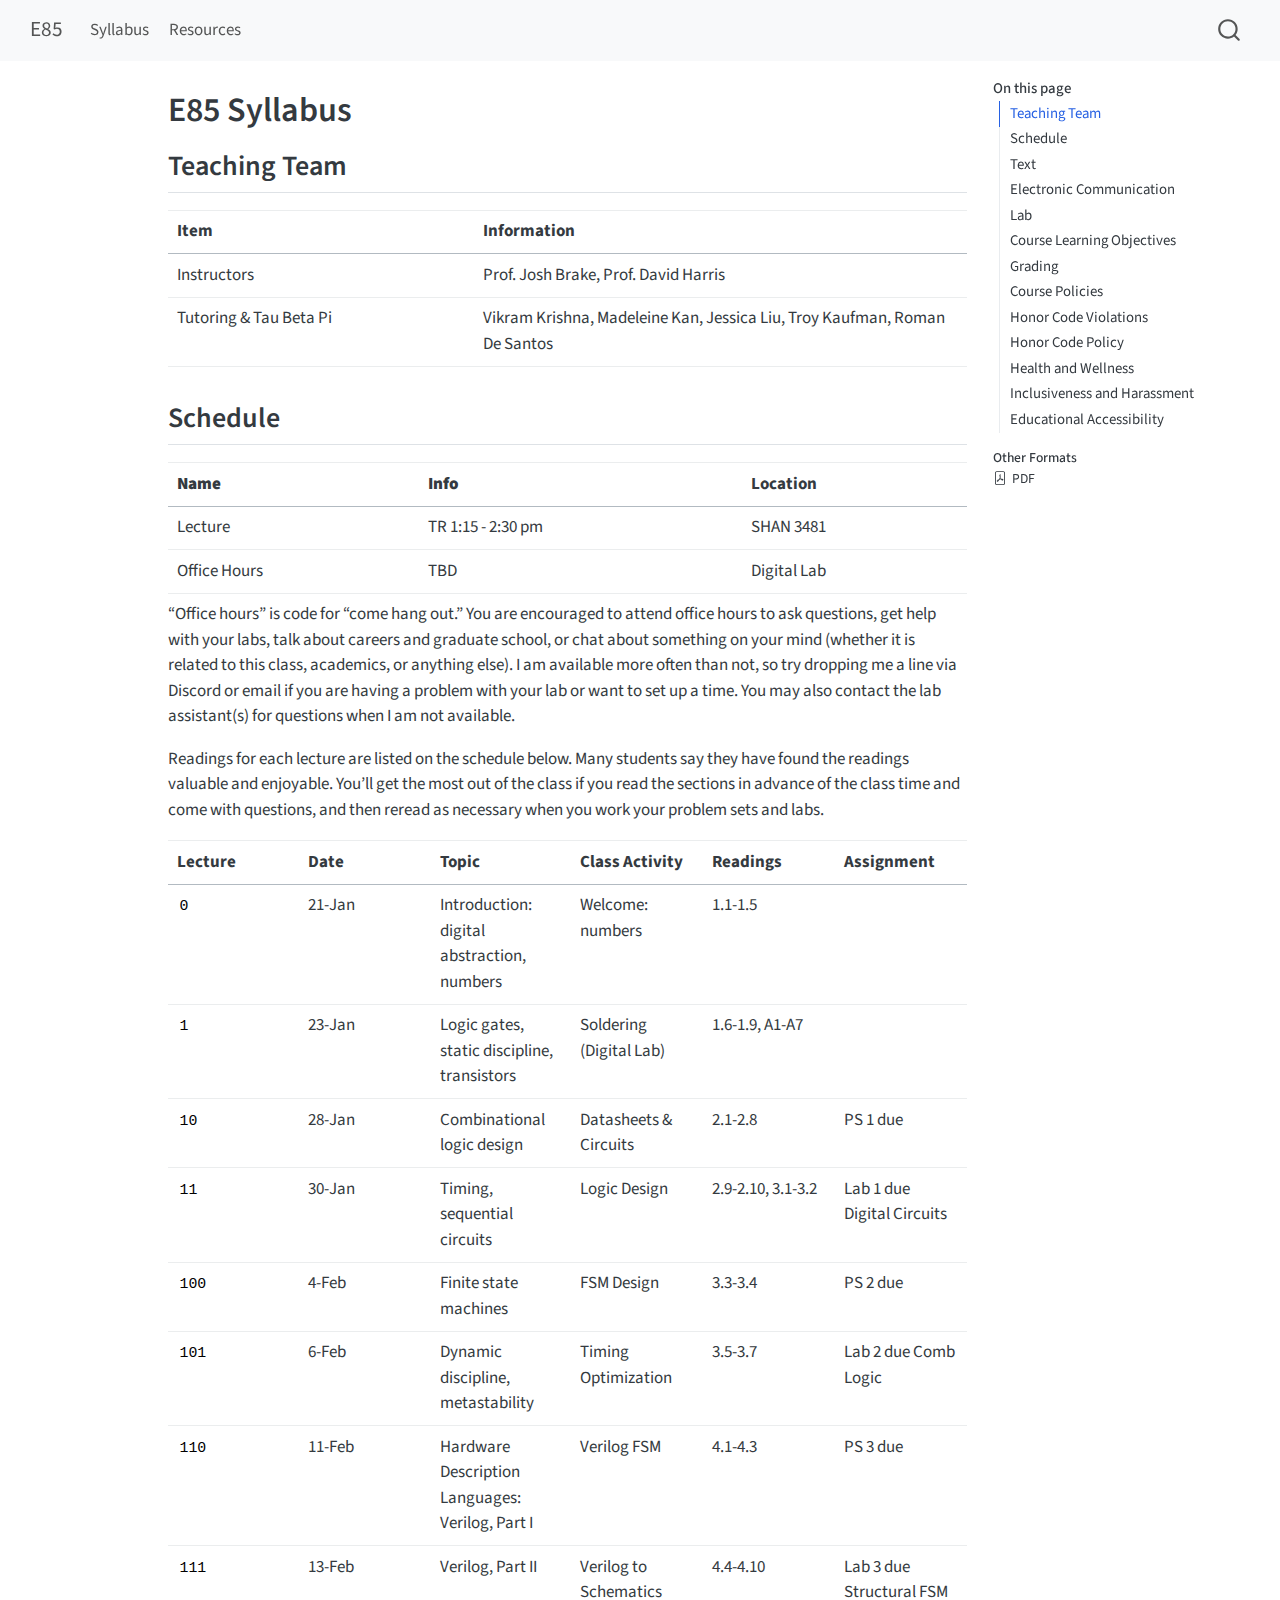
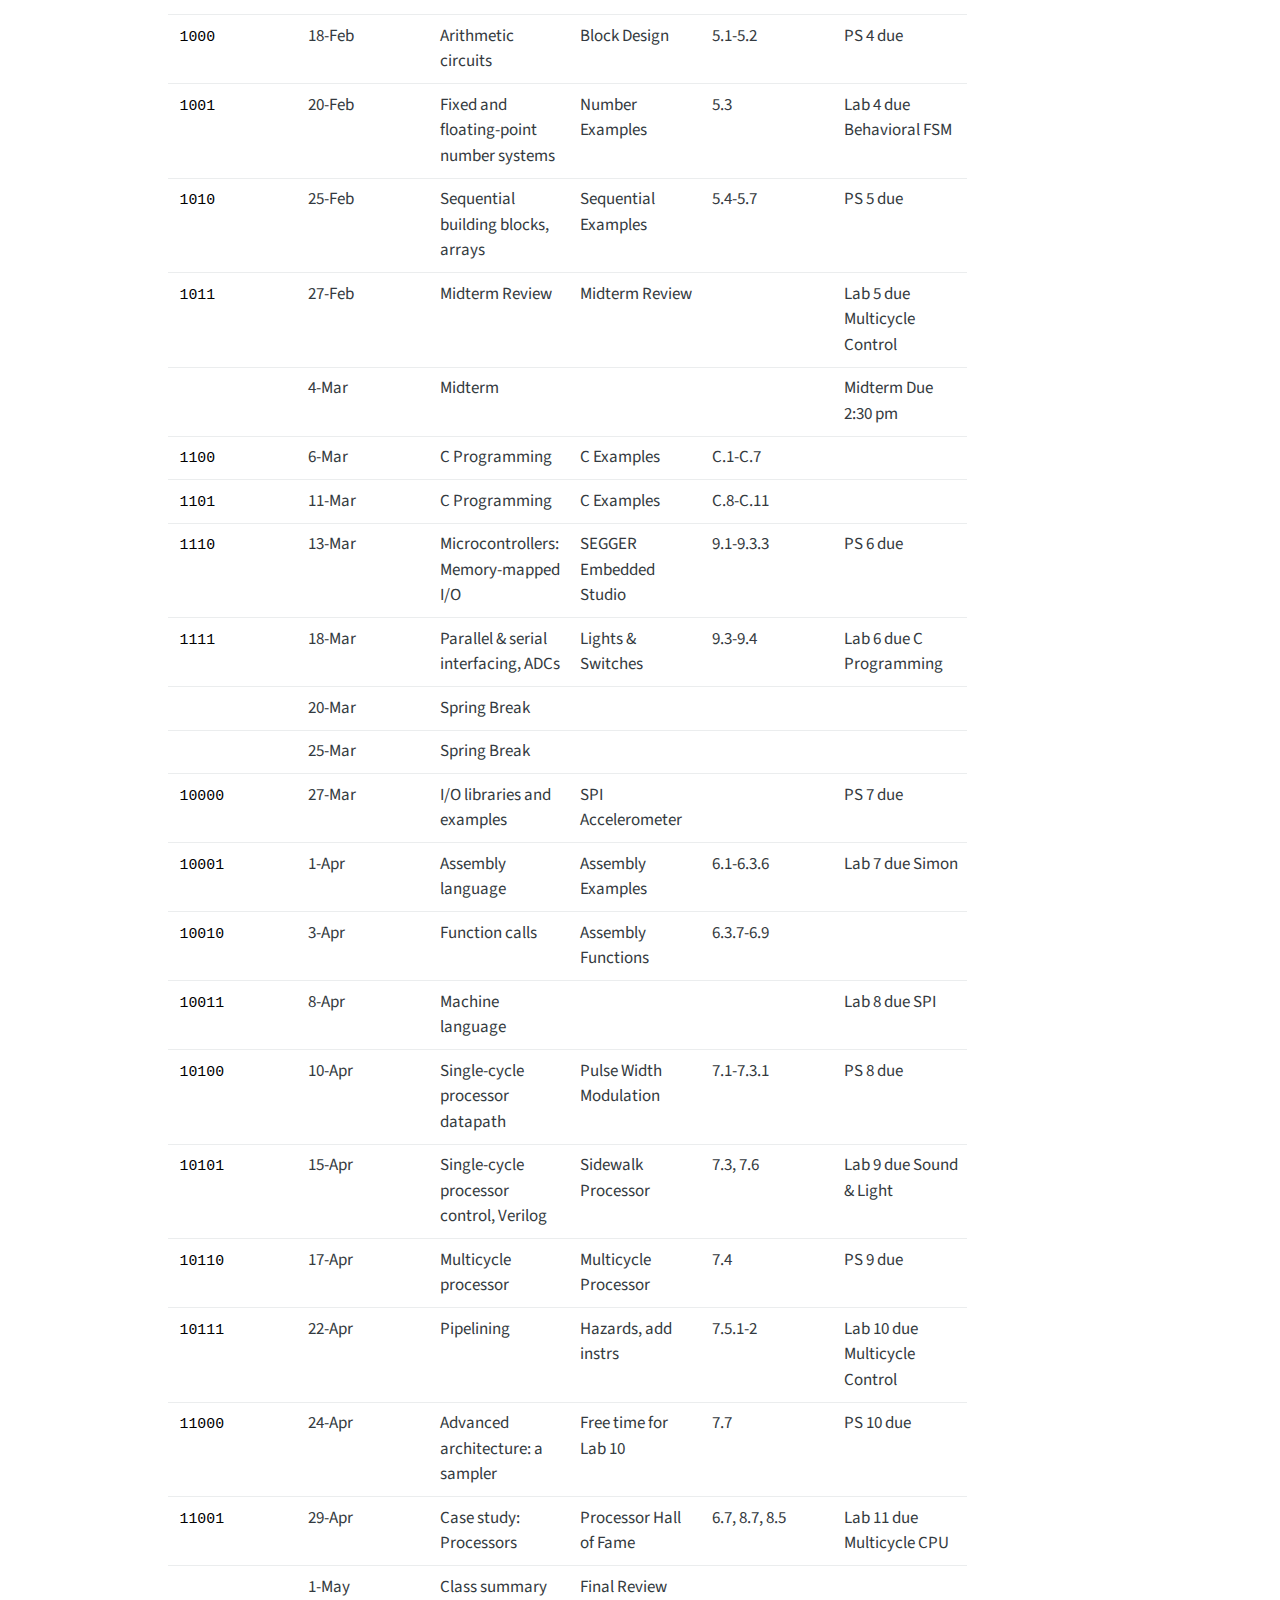
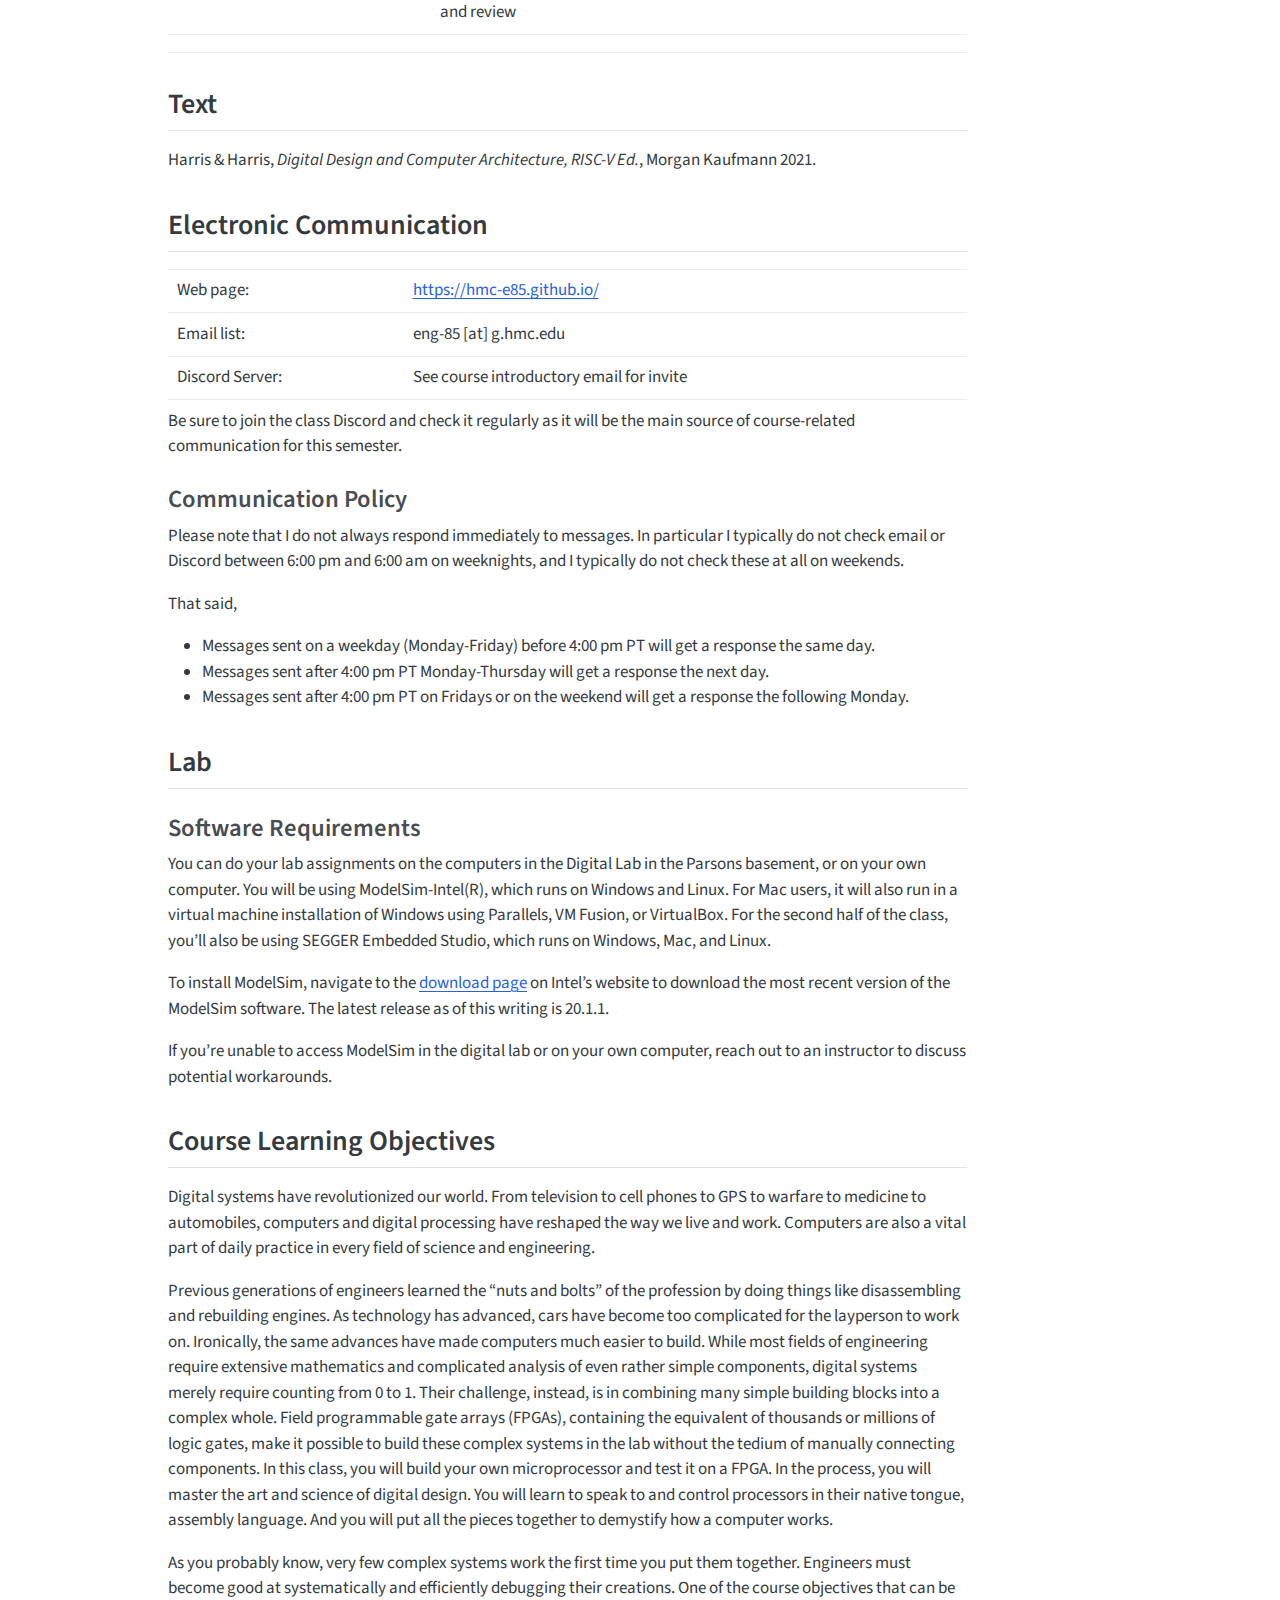
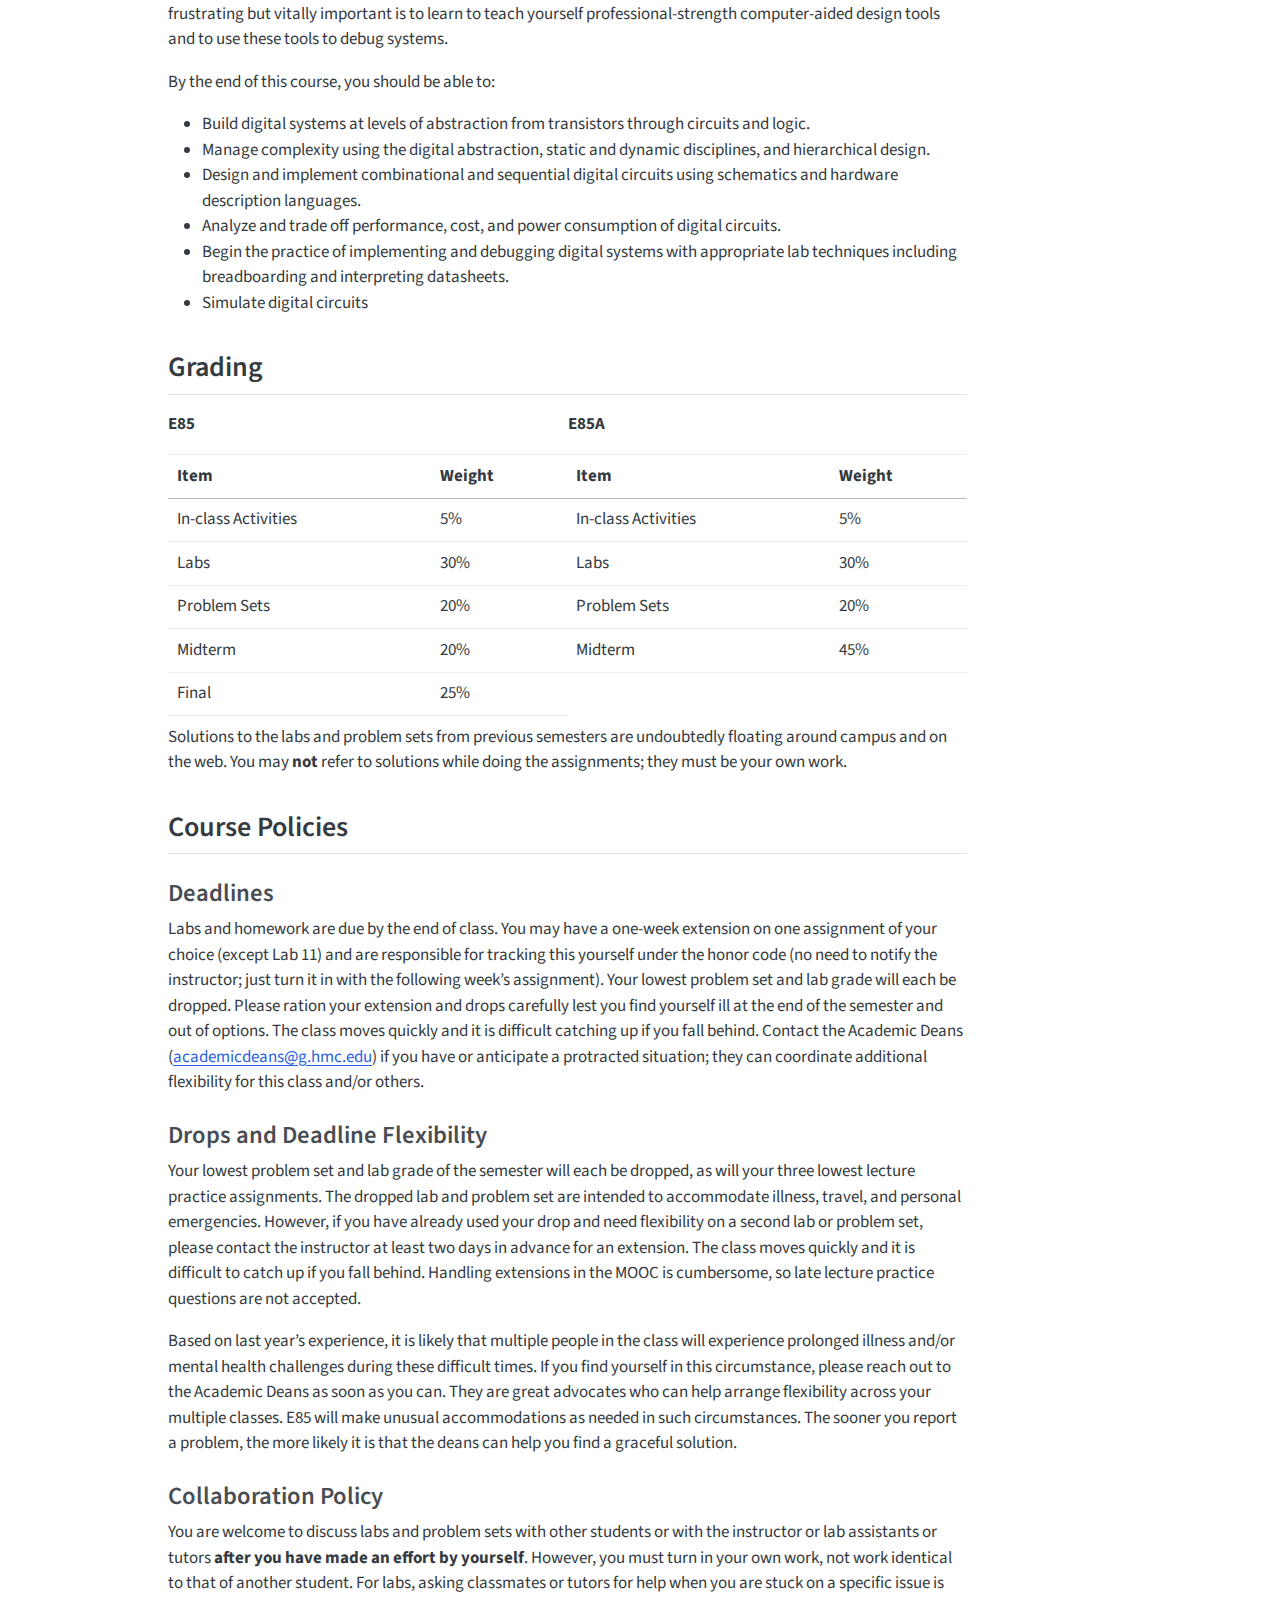
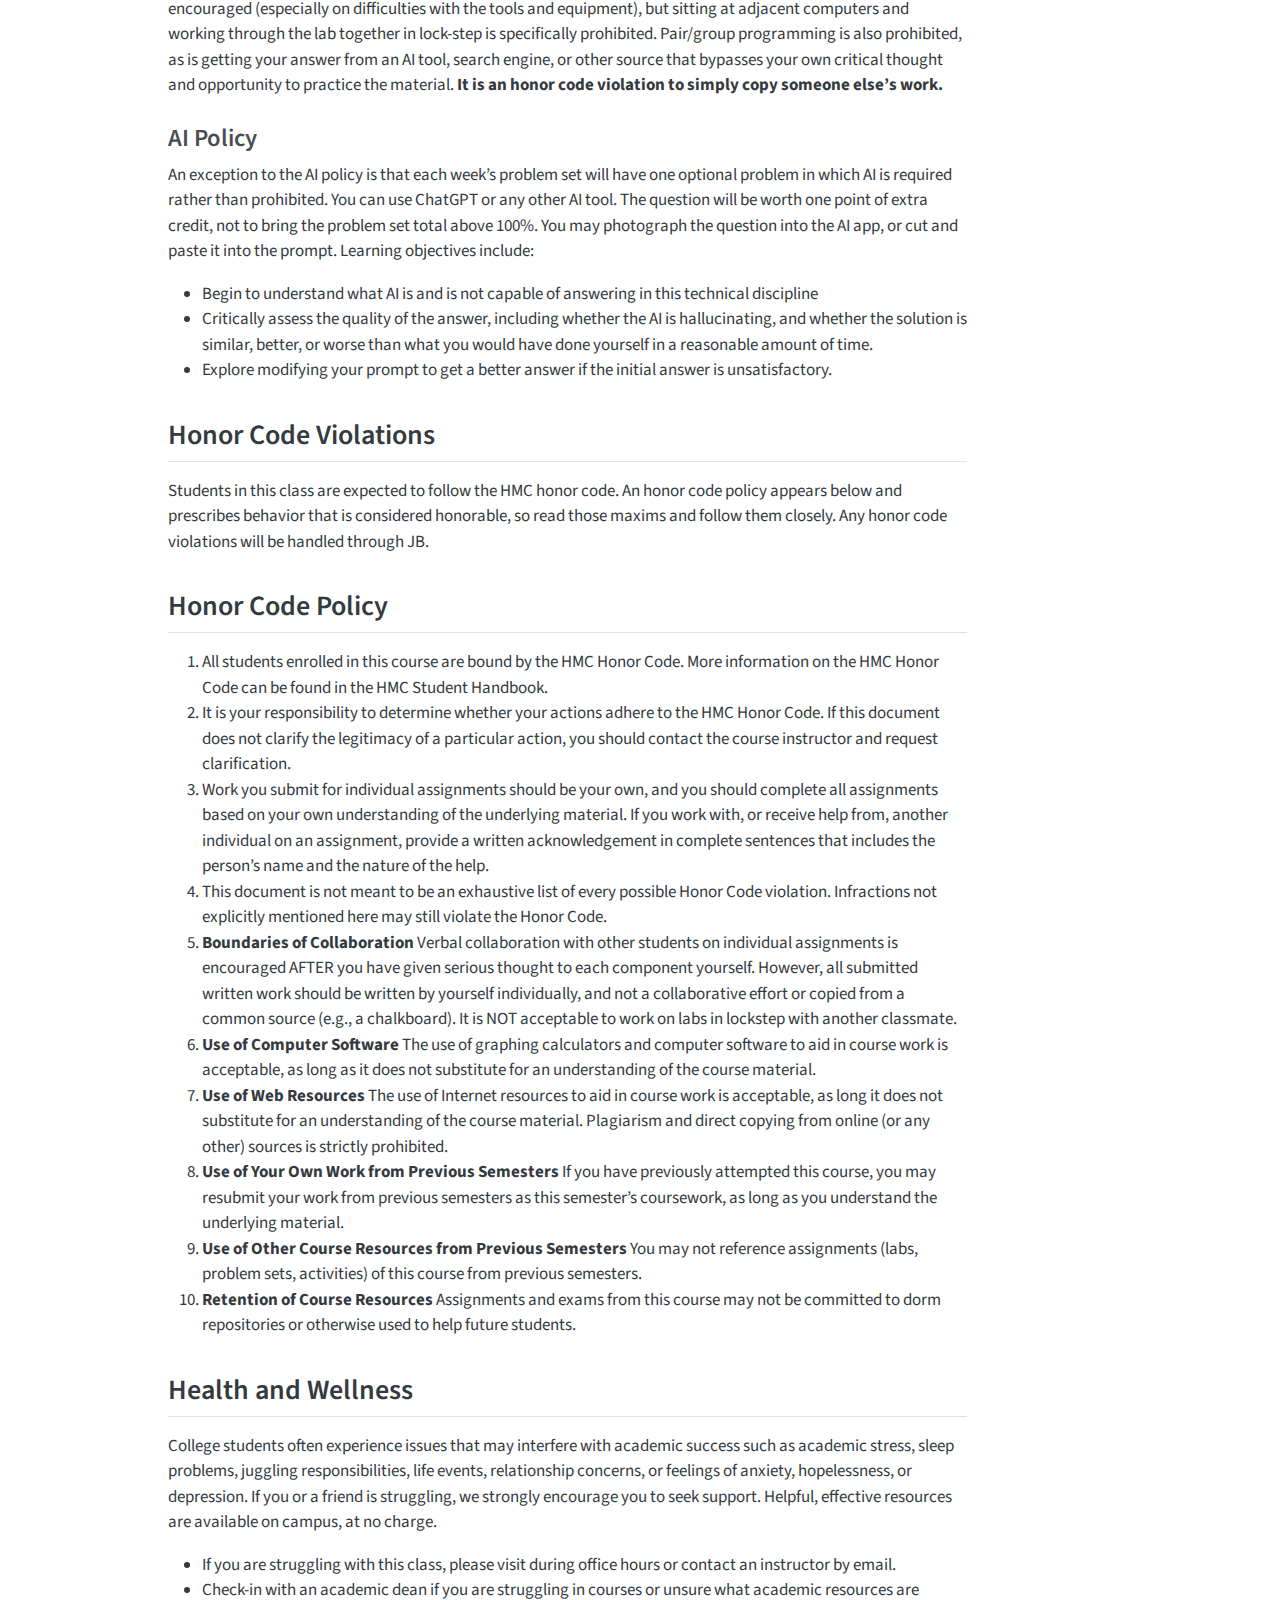
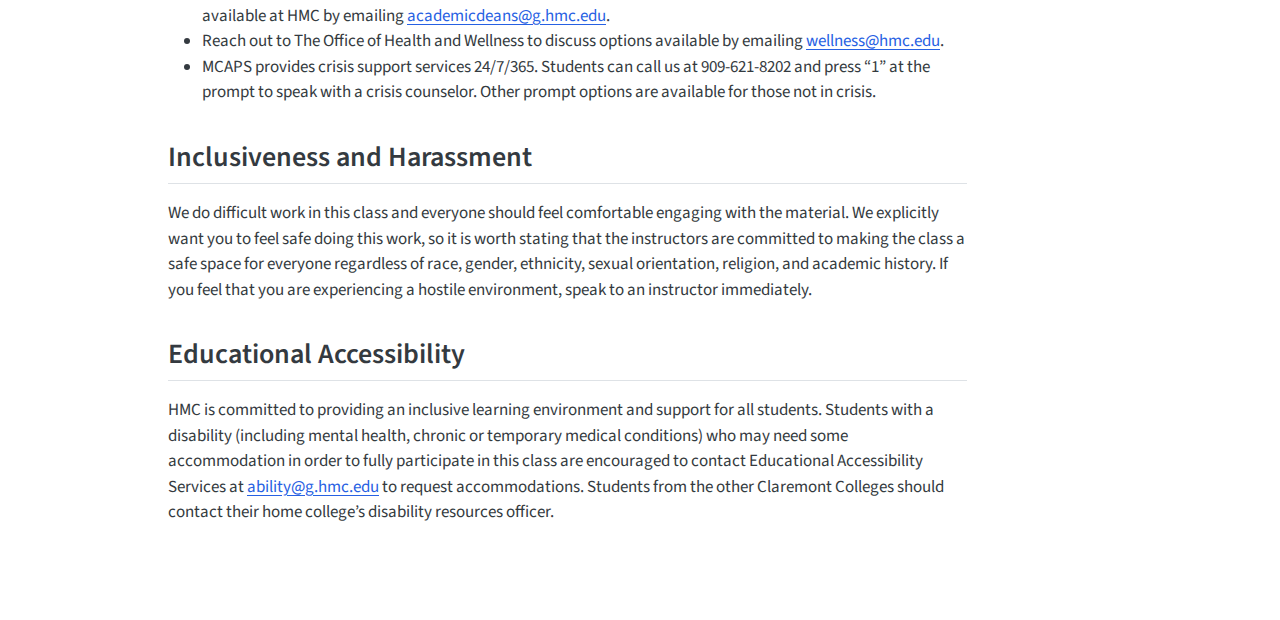
<file: syllabus/index.html>
<!DOCTYPE html>
<html xmlns="http://www.w3.org/1999/xhtml" lang="en" xml:lang="en"><head>

<meta charset="utf-8">
<meta name="generator" content="quarto-1.5.57">

<meta name="viewport" content="width=device-width, initial-scale=1.0, user-scalable=yes">


<title>E85 Syllabus – E85</title>
<style>
code{white-space: pre-wrap;}
span.smallcaps{font-variant: small-caps;}
div.columns{display: flex; gap: min(4vw, 1.5em);}
div.column{flex: auto; overflow-x: auto;}
div.hanging-indent{margin-left: 1.5em; text-indent: -1.5em;}
ul.task-list{list-style: none;}
ul.task-list li input[type="checkbox"] {
  width: 0.8em;
  margin: 0 0.8em 0.2em -1em; /* quarto-specific, see https://github.com/quarto-dev/quarto-cli/issues/4556 */ 
  vertical-align: middle;
}
</style>


<script src="../site_libs/quarto-nav/quarto-nav.js"></script>
<script src="../site_libs/quarto-nav/headroom.min.js"></script>
<script src="../site_libs/clipboard/clipboard.min.js"></script>
<script src="../site_libs/quarto-search/autocomplete.umd.js"></script>
<script src="../site_libs/quarto-search/fuse.min.js"></script>
<script src="../site_libs/quarto-search/quarto-search.js"></script>
<meta name="quarto:offset" content="../">
<script src="../site_libs/quarto-html/quarto.js"></script>
<script src="../site_libs/quarto-html/popper.min.js"></script>
<script src="../site_libs/quarto-html/tippy.umd.min.js"></script>
<script src="../site_libs/quarto-html/anchor.min.js"></script>
<link href="../site_libs/quarto-html/tippy.css" rel="stylesheet">
<script src="../site_libs/bootstrap/bootstrap.min.js"></script>
<link href="../site_libs/bootstrap/bootstrap-icons.css" rel="stylesheet">
<link href="../site_libs/bootstrap/bootstrap.min.css" rel="stylesheet" id="quarto-bootstrap" data-mode="light">
<script id="quarto-search-options" type="application/json">{
  "location": "navbar",
  "copy-button": false,
  "collapse-after": 3,
  "panel-placement": "end",
  "type": "overlay",
  "limit": 50,
  "keyboard-shortcut": [
    "f",
    "/",
    "s"
  ],
  "show-item-context": false,
  "language": {
    "search-no-results-text": "No results",
    "search-matching-documents-text": "matching documents",
    "search-copy-link-title": "Copy link to search",
    "search-hide-matches-text": "Hide additional matches",
    "search-more-match-text": "more match in this document",
    "search-more-matches-text": "more matches in this document",
    "search-clear-button-title": "Clear",
    "search-text-placeholder": "",
    "search-detached-cancel-button-title": "Cancel",
    "search-submit-button-title": "Submit",
    "search-label": "Search"
  }
}</script>


</head>

<body class="nav-fixed">

<div id="quarto-search-results"></div>
  <header id="quarto-header" class="headroom fixed-top">
    <nav class="navbar navbar-expand-lg " data-bs-theme="dark">
      <div class="navbar-container container-fluid">
      <div class="navbar-brand-container mx-auto">
    <a class="navbar-brand" href="../index.html">
    <span class="navbar-title">E85</span>
    </a>
  </div>
            <div id="quarto-search" class="" title="Search"></div>
          <button class="navbar-toggler" type="button" data-bs-toggle="collapse" data-bs-target="#navbarCollapse" aria-controls="navbarCollapse" role="menu" aria-expanded="false" aria-label="Toggle navigation" onclick="if (window.quartoToggleHeadroom) { window.quartoToggleHeadroom(); }">
  <span class="navbar-toggler-icon"></span>
</button>
          <div class="collapse navbar-collapse" id="navbarCollapse">
            <ul class="navbar-nav navbar-nav-scroll me-auto">
  <li class="nav-item">
    <a class="nav-link" href="../syllabus/"> 
<span class="menu-text">Syllabus</span></a>
  </li>  
  <li class="nav-item">
    <a class="nav-link" href="../resources/"> 
<span class="menu-text">Resources</span></a>
  </li>  
</ul>
          </div> <!-- /navcollapse -->
            <div class="quarto-navbar-tools">
</div>
      </div> <!-- /container-fluid -->
    </nav>
</header>
<!-- content -->
<div id="quarto-content" class="quarto-container page-columns page-rows-contents page-layout-article page-navbar">
<!-- sidebar -->
<!-- margin-sidebar -->
    <div id="quarto-margin-sidebar" class="sidebar margin-sidebar">
        <nav id="TOC" role="doc-toc" class="toc-active">
    <h2 id="toc-title">On this page</h2>
   
  <ul>
  <li><a href="#teaching-team" id="toc-teaching-team" class="nav-link active" data-scroll-target="#teaching-team">Teaching Team</a></li>
  <li><a href="#schedule" id="toc-schedule" class="nav-link" data-scroll-target="#schedule">Schedule</a></li>
  <li><a href="#text" id="toc-text" class="nav-link" data-scroll-target="#text">Text</a></li>
  <li><a href="#electronic-communication" id="toc-electronic-communication" class="nav-link" data-scroll-target="#electronic-communication">Electronic Communication</a>
  <ul class="collapse">
  <li><a href="#communication-policy" id="toc-communication-policy" class="nav-link" data-scroll-target="#communication-policy">Communication Policy</a></li>
  </ul></li>
  <li><a href="#lab" id="toc-lab" class="nav-link" data-scroll-target="#lab">Lab</a>
  <ul class="collapse">
  <li><a href="#software-requirements" id="toc-software-requirements" class="nav-link" data-scroll-target="#software-requirements">Software Requirements</a></li>
  </ul></li>
  <li><a href="#course-learning-objectives" id="toc-course-learning-objectives" class="nav-link" data-scroll-target="#course-learning-objectives">Course Learning Objectives</a></li>
  <li><a href="#grading" id="toc-grading" class="nav-link" data-scroll-target="#grading">Grading</a></li>
  <li><a href="#course-policies" id="toc-course-policies" class="nav-link" data-scroll-target="#course-policies">Course Policies</a>
  <ul class="collapse">
  <li><a href="#deadlines" id="toc-deadlines" class="nav-link" data-scroll-target="#deadlines">Deadlines</a></li>
  <li><a href="#drops-and-deadline-flexibility" id="toc-drops-and-deadline-flexibility" class="nav-link" data-scroll-target="#drops-and-deadline-flexibility">Drops and Deadline Flexibility</a></li>
  <li><a href="#collaboration-policy" id="toc-collaboration-policy" class="nav-link" data-scroll-target="#collaboration-policy">Collaboration Policy</a></li>
  <li><a href="#ai-policy" id="toc-ai-policy" class="nav-link" data-scroll-target="#ai-policy">AI Policy</a></li>
  </ul></li>
  <li><a href="#honor-code-violations" id="toc-honor-code-violations" class="nav-link" data-scroll-target="#honor-code-violations">Honor Code Violations</a></li>
  <li><a href="#honor-code-policy" id="toc-honor-code-policy" class="nav-link" data-scroll-target="#honor-code-policy">Honor Code Policy</a></li>
  <li><a href="#health-and-wellness" id="toc-health-and-wellness" class="nav-link" data-scroll-target="#health-and-wellness">Health and Wellness</a></li>
  <li><a href="#inclusiveness-and-harassment" id="toc-inclusiveness-and-harassment" class="nav-link" data-scroll-target="#inclusiveness-and-harassment">Inclusiveness and Harassment</a></li>
  <li><a href="#educational-accessibility" id="toc-educational-accessibility" class="nav-link" data-scroll-target="#educational-accessibility">Educational Accessibility</a></li>
  </ul>
<div class="quarto-alternate-formats"><h2>Other Formats</h2><ul><li><a href="index.pdf"><i class="bi bi-file-pdf"></i>PDF</a></li></ul></div></nav>
    </div>
<!-- main -->
<main class="content" id="quarto-document-content">

<header id="title-block-header" class="quarto-title-block default">
<div class="quarto-title">
<h1 class="title">E85 Syllabus</h1>
</div>



<div class="quarto-title-meta">

    
  
    
  </div>
  


</header>


<section id="teaching-team" class="level2">
<h2 class="anchored" data-anchor-id="teaching-team">Teaching Team</h2>
<table class="caption-top table">
<colgroup>
<col style="width: 38%">
<col style="width: 61%">
</colgroup>
<thead>
<tr class="header">
<th>Item</th>
<th>Information</th>
</tr>
</thead>
<tbody>
<tr class="odd">
<td>Instructors</td>
<td>Prof.&nbsp;Josh Brake, Prof.&nbsp;David Harris</td>
</tr>
<tr class="even">
<td>Tutoring &amp; Tau Beta Pi</td>
<td>Vikram Krishna, Madeleine Kan, Jessica Liu, Troy Kaufman, Roman De Santos</td>
</tr>
</tbody>
</table>
</section>
<section id="schedule" class="level2">
<h2 class="anchored" data-anchor-id="schedule">Schedule</h2>
<table class="caption-top table">
<thead>
<tr class="header">
<th><strong>Name</strong></th>
<th><strong>Info</strong></th>
<th>Location</th>
</tr>
</thead>
<tbody>
<tr class="odd">
<td>Lecture</td>
<td>TR 1:15 - 2:30 pm</td>
<td>SHAN 3481</td>
</tr>
<tr class="even">
<td>Office Hours</td>
<td>TBD</td>
<td>Digital Lab</td>
</tr>
</tbody>
</table>
<p>“Office hours” is code for “come hang out.” You are encouraged to attend office hours to ask questions, get help with your labs, talk about careers and graduate school, or chat about something on your mind (whether it is related to this class, academics, or anything else). I am available more often than not, so try dropping me a line via Discord or email if you are having a problem with your lab or want to set up a time. You may also contact the lab assistant(s) for questions when I am not available.</p>
<p>Readings for each lecture are listed on the schedule below. Many students say they have found the readings valuable and enjoyable. You’ll get the most out of the class if you read the sections in advance of the class time and come with questions, and then reread as necessary when you work your problem sets and labs.</p>
<table class="caption-top table">
<colgroup>
<col style="width: 16%">
<col style="width: 16%">
<col style="width: 16%">
<col style="width: 16%">
<col style="width: 16%">
<col style="width: 16%">
</colgroup>
<thead>
<tr class="header">
<th>Lecture</th>
<th>Date</th>
<th>Topic</th>
<th>Class Activity</th>
<th>Readings</th>
<th>Assignment</th>
</tr>
</thead>
<tbody>
<tr class="odd">
<td><code>0</code></td>
<td>21-Jan</td>
<td>Introduction: digital abstraction, numbers</td>
<td>Welcome: numbers</td>
<td>1.1-1.5</td>
<td></td>
</tr>
<tr class="even">
<td><code>1</code></td>
<td>23-Jan</td>
<td>Logic gates, static discipline, transistors</td>
<td>Soldering (Digital Lab)</td>
<td>1.6-1.9, A1-A7</td>
<td></td>
</tr>
<tr class="odd">
<td><code>10</code></td>
<td>28-Jan</td>
<td>Combinational logic design</td>
<td>Datasheets &amp; Circuits</td>
<td>2.1-2.8</td>
<td>PS 1 due</td>
</tr>
<tr class="even">
<td><code>11</code></td>
<td>30-Jan</td>
<td>Timing, sequential circuits</td>
<td>Logic Design</td>
<td>2.9-2.10, 3.1-3.2</td>
<td>Lab 1 due Digital Circuits</td>
</tr>
<tr class="odd">
<td><code>100</code></td>
<td>4-Feb</td>
<td>Finite state machines</td>
<td>FSM Design</td>
<td>3.3-3.4</td>
<td>PS 2 due</td>
</tr>
<tr class="even">
<td><code>101</code></td>
<td>6-Feb</td>
<td>Dynamic discipline, metastability</td>
<td>Timing Optimization</td>
<td>3.5-3.7</td>
<td>Lab 2 due Comb Logic</td>
</tr>
<tr class="odd">
<td><code>110</code></td>
<td>11-Feb</td>
<td>Hardware Description Languages: Verilog, Part I</td>
<td>Verilog FSM</td>
<td>4.1-4.3</td>
<td>PS 3 due</td>
</tr>
<tr class="even">
<td><code>111</code></td>
<td>13-Feb</td>
<td>Verilog, Part II</td>
<td>Verilog to Schematics</td>
<td>4.4-4.10</td>
<td>Lab 3 due Structural FSM</td>
</tr>
<tr class="odd">
<td><code>1000</code></td>
<td>18-Feb</td>
<td>Arithmetic circuits</td>
<td>Block Design</td>
<td>5.1-5.2</td>
<td>PS 4 due</td>
</tr>
<tr class="even">
<td><code>1001</code></td>
<td>20-Feb</td>
<td>Fixed and floating-point number systems</td>
<td>Number Examples</td>
<td>5.3</td>
<td>Lab 4 due Behavioral FSM</td>
</tr>
<tr class="odd">
<td><code>1010</code></td>
<td>25-Feb</td>
<td>Sequential building blocks, arrays</td>
<td>Sequential Examples</td>
<td>5.4-5.7</td>
<td>PS 5 due</td>
</tr>
<tr class="even">
<td><code>1011</code></td>
<td>27-Feb</td>
<td>Midterm Review</td>
<td>Midterm Review</td>
<td></td>
<td>Lab 5 due Multicycle Control</td>
</tr>
<tr class="odd">
<td></td>
<td>4-Mar</td>
<td>Midterm</td>
<td></td>
<td></td>
<td>Midterm Due 2:30 pm</td>
</tr>
<tr class="even">
<td><code>1100</code></td>
<td>6-Mar</td>
<td>C Programming</td>
<td>C Examples</td>
<td>C.1-C.7</td>
<td></td>
</tr>
<tr class="odd">
<td><code>1101</code></td>
<td>11-Mar</td>
<td>C Programming</td>
<td>C Examples</td>
<td>C.8-C.11</td>
<td></td>
</tr>
<tr class="even">
<td><code>1110</code></td>
<td>13-Mar</td>
<td>Microcontrollers: Memory-mapped I/O</td>
<td>SEGGER Embedded Studio</td>
<td>9.1-9.3.3</td>
<td>PS 6 due</td>
</tr>
<tr class="odd">
<td><code>1111</code></td>
<td>18-Mar</td>
<td>Parallel &amp; serial interfacing, ADCs</td>
<td>Lights &amp; Switches</td>
<td>9.3-9.4</td>
<td>Lab 6 due C Programming</td>
</tr>
<tr class="even">
<td></td>
<td>20-Mar</td>
<td>Spring Break</td>
<td></td>
<td></td>
<td></td>
</tr>
<tr class="odd">
<td></td>
<td>25-Mar</td>
<td>Spring Break</td>
<td></td>
<td></td>
<td></td>
</tr>
<tr class="even">
<td><code>10000</code></td>
<td>27-Mar</td>
<td>I/O libraries and examples</td>
<td>SPI Accelerometer</td>
<td></td>
<td>PS 7 due</td>
</tr>
<tr class="odd">
<td><code>10001</code></td>
<td>1-Apr</td>
<td>Assembly language</td>
<td>Assembly Examples</td>
<td>6.1-6.3.6</td>
<td>Lab 7 due Simon</td>
</tr>
<tr class="even">
<td><code>10010</code></td>
<td>3-Apr</td>
<td>Function calls</td>
<td>Assembly Functions</td>
<td>6.3.7-6.9</td>
<td></td>
</tr>
<tr class="odd">
<td><code>10011</code></td>
<td>8-Apr</td>
<td>Machine language</td>
<td></td>
<td></td>
<td>Lab 8 due SPI</td>
</tr>
<tr class="even">
<td><code>10100</code></td>
<td>10-Apr</td>
<td>Single-cycle processor datapath</td>
<td>Pulse Width Modulation</td>
<td>7.1-7.3.1</td>
<td>PS 8 due</td>
</tr>
<tr class="odd">
<td><code>10101</code></td>
<td>15-Apr</td>
<td>Single-cycle processor control, Verilog</td>
<td>Sidewalk Processor</td>
<td>7.3, 7.6</td>
<td>Lab 9 due Sound &amp; Light</td>
</tr>
<tr class="even">
<td><code>10110</code></td>
<td>17-Apr</td>
<td>Multicycle processor</td>
<td>Multicycle Processor</td>
<td>7.4</td>
<td>PS 9 due</td>
</tr>
<tr class="odd">
<td><code>10111</code></td>
<td>22-Apr</td>
<td>Pipelining</td>
<td>Hazards, add instrs</td>
<td>7.5.1-2</td>
<td>Lab 10 due Multicycle Control</td>
</tr>
<tr class="even">
<td><code>11000</code></td>
<td>24-Apr</td>
<td>Advanced architecture: a sampler</td>
<td>Free time for Lab 10</td>
<td>7.7</td>
<td>PS 10 due</td>
</tr>
<tr class="odd">
<td><code>11001</code></td>
<td>29-Apr</td>
<td>Case study: Processors</td>
<td>Processor Hall of Fame</td>
<td>6.7, 8.7, 8.5</td>
<td>Lab 11 due Multicycle CPU</td>
</tr>
<tr class="even">
<td></td>
<td>1-May</td>
<td>Class summary and review</td>
<td>Final Review</td>
<td></td>
<td></td>
</tr>
<tr class="odd">
<td></td>
<td></td>
<td></td>
<td></td>
<td></td>
<td></td>
</tr>
</tbody>
</table>
</section>
<section id="text" class="level2">
<h2 class="anchored" data-anchor-id="text">Text</h2>
<p>Harris &amp; Harris, <em>Digital Design and Computer Architecture, RISC-V Ed.</em>, Morgan Kaufmann 2021.</p>
</section>
<section id="electronic-communication" class="level2">
<h2 class="anchored" data-anchor-id="electronic-communication">Electronic Communication</h2>
<table class="caption-top table">
<tbody>
<tr class="odd">
<td>Web page:</td>
<td><a href="https://hmc-e85.github.io/" class="uri">https://hmc-e85.github.io/</a></td>
</tr>
<tr class="even">
<td>Email list:</td>
<td>eng-85 [at] g.hmc.edu</td>
</tr>
<tr class="odd">
<td>Discord Server:</td>
<td>See course introductory email for invite</td>
</tr>
</tbody>
</table>
<p>Be sure to join the class Discord and check it regularly as it will be the main source of course-related communication for this semester.</p>
<section id="communication-policy" class="level3">
<h3 class="anchored" data-anchor-id="communication-policy">Communication Policy</h3>
<p>Please note that I do not always respond immediately to messages. In particular I typically do not check email or Discord between 6:00 pm and 6:00 am on weeknights, and I typically do not check these at all on weekends.</p>
<p>That said,</p>
<ul>
<li>Messages sent on a weekday (Monday-Friday) before 4:00 pm PT will get a response the same day.</li>
<li>Messages sent after 4:00 pm PT Monday-Thursday will get a response the next day.</li>
<li>Messages sent after 4:00 pm PT on Fridays or on the weekend will get a response the following Monday.</li>
</ul>
</section>
</section>
<section id="lab" class="level2">
<h2 class="anchored" data-anchor-id="lab">Lab</h2>
<section id="software-requirements" class="level3">
<h3 class="anchored" data-anchor-id="software-requirements">Software Requirements</h3>
<p>You can do your lab assignments on the computers in the Digital Lab in the Parsons basement, or on your own computer. You will be using ModelSim-Intel(R), which runs on Windows and Linux. For Mac users, it will also run in a virtual machine installation of Windows using Parallels, VM Fusion, or VirtualBox. For the second half of the class, you’ll also be using SEGGER Embedded Studio, which runs on Windows, Mac, and Linux.</p>
<p>To install ModelSim, navigate to the <a href="https://www.intel.com/content/www/us/en/software-kit/750666/modelsim-intel-fpgas-standard-edition-software-version-20-1-1.html">download page</a> on Intel’s website to download the most recent version of the ModelSim software. The latest release as of this writing is 20.1.1.</p>
<p>If you’re unable to access ModelSim in the digital lab or on your own computer, reach out to an instructor to discuss potential workarounds.</p>
</section>
</section>
<section id="course-learning-objectives" class="level2">
<h2 class="anchored" data-anchor-id="course-learning-objectives">Course Learning Objectives</h2>
<p>Digital systems have revolutionized our world. From television to cell phones to GPS to warfare to medicine to automobiles, computers and digital processing have reshaped the way we live and work. Computers are also a vital part of daily practice in every field of science and engineering.</p>
<p>Previous generations of engineers learned the “nuts and bolts” of the profession by doing things like disassembling and rebuilding engines. As technology has advanced, cars have become too complicated for the layperson to work on. Ironically, the same advances have made computers much easier to build. While most fields of engineering require extensive mathematics and complicated analysis of even rather simple components, digital systems merely require counting from 0 to 1. Their challenge, instead, is in combining many simple building blocks into a complex whole. Field programmable gate arrays (FPGAs), containing the equivalent of thousands or millions of logic gates, make it possible to build these complex systems in the lab without the tedium of manually connecting components. In this class, you will build your own microprocessor and test it on a FPGA. In the process, you will master the art and science of digital design. You will learn to speak to and control processors in their native tongue, assembly language. And you will put all the pieces together to demystify how a computer works.</p>
<p>As you probably know, very few complex systems work the first time you put them together. Engineers must become good at systematically and efficiently debugging their creations. One of the course objectives that can be frustrating but vitally important is to learn to teach yourself professional-strength computer-aided design tools and to use these tools to debug systems.</p>
<p>By the end of this course, you should be able to:</p>
<ul>
<li>Build digital systems at levels of abstraction from transistors through circuits and logic.</li>
<li>Manage complexity using the digital abstraction, static and dynamic disciplines, and hierarchical design.</li>
<li>Design and implement combinational and sequential digital circuits using schematics and hardware description languages.</li>
<li>Analyze and trade off performance, cost,&nbsp;and power consumption of digital circuits.</li>
<li>Begin the practice of implementing and debugging digital systems with appropriate lab techniques including breadboarding and interpreting datasheets.</li>
<li>Simulate digital circuits</li>
</ul>
</section>
<section id="grading" class="level2">
<h2 class="anchored" data-anchor-id="grading">Grading</h2>
<div class="columns">
<div class="column" style="width:50%;">
<p><strong>E85</strong></p>
<table class="caption-top table">
<thead>
<tr class="header">
<th>Item</th>
<th>Weight</th>
</tr>
</thead>
<tbody>
<tr class="odd">
<td>In-class Activities</td>
<td>5%</td>
</tr>
<tr class="even">
<td>Labs</td>
<td>30%</td>
</tr>
<tr class="odd">
<td>Problem Sets</td>
<td>20%</td>
</tr>
<tr class="even">
<td>Midterm</td>
<td>20%</td>
</tr>
<tr class="odd">
<td>Final</td>
<td>25%</td>
</tr>
</tbody>
</table>
</div><div class="column" style="width:50%;">
<p><strong>E85A</strong></p>
<table class="caption-top table">
<thead>
<tr class="header">
<th>Item</th>
<th>Weight</th>
</tr>
</thead>
<tbody>
<tr class="odd">
<td>In-class Activities</td>
<td>5%</td>
</tr>
<tr class="even">
<td>Labs</td>
<td>30%</td>
</tr>
<tr class="odd">
<td>Problem Sets</td>
<td>20%</td>
</tr>
<tr class="even">
<td>Midterm</td>
<td>45%</td>
</tr>
</tbody>
</table>
</div>
</div>
<p>Solutions to the labs and problem sets from previous semesters are undoubtedly floating around campus and on the web. You may <strong>not</strong> refer to solutions while doing the assignments; they must be your own work.</p>
</section>
<section id="course-policies" class="level2">
<h2 class="anchored" data-anchor-id="course-policies">Course Policies</h2>
<section id="deadlines" class="level3">
<h3 class="anchored" data-anchor-id="deadlines">Deadlines</h3>
<p>Labs and homework are due by the end of class. You may have a one-week extension on one assignment of your choice (except Lab 11) and are responsible for tracking this yourself under the honor code (no need to notify the instructor; just turn it in with the following week’s assignment). Your lowest problem set and lab grade will each be dropped. Please ration your extension and drops carefully lest you find yourself ill at the end of the semester and out of options. The class moves quickly and it is difficult catching up if you fall behind. Contact the Academic Deans (<a href="mailto:academicdeans@g.hmc.edu">academicdeans@g.hmc.edu</a>) if you have or anticipate a protracted situation; they can coordinate additional flexibility for this class and/or others.</p>
</section>
<section id="drops-and-deadline-flexibility" class="level3">
<h3 class="anchored" data-anchor-id="drops-and-deadline-flexibility">Drops and Deadline Flexibility</h3>
<p>Your lowest problem set and lab grade of the semester will each be dropped, as will your three lowest lecture practice assignments. The dropped lab and problem set are intended to accommodate illness, travel, and personal emergencies. However, if you have already used your drop and need flexibility on a second lab or problem set, please contact the instructor at least two days in advance for an extension. The class moves quickly and it is difficult to catch up if you fall behind. Handling extensions in the MOOC is cumbersome, so late lecture practice questions are not accepted.</p>
<p>Based on last year’s experience, it is likely that multiple people in the class will experience prolonged illness and/or mental health challenges during these difficult times. If you find yourself in this circumstance, please reach out to the Academic Deans as soon as you can. They are great advocates who can help arrange flexibility across your multiple classes. E85 will make unusual accommodations as needed in such circumstances. The sooner you report a problem, the more likely it is that the deans can help you find a graceful solution.</p>
</section>
<section id="collaboration-policy" class="level3">
<h3 class="anchored" data-anchor-id="collaboration-policy">Collaboration Policy</h3>
<p>You are welcome to discuss labs and problem sets with other students or with the instructor or lab assistants or tutors <strong>after you have made an effort by yourself</strong>. However, you must turn in your own work, not work identical to that of another student. For labs, asking classmates or tutors for help when you are stuck on a specific issue is encouraged (especially on difficulties with the tools and equipment), but sitting at adjacent computers and working through the lab together in lock-step is specifically prohibited. Pair/group programming is also prohibited, as is getting your answer from an AI tool, search engine, or other source that bypasses your own critical thought and opportunity to practice the material. <strong>It is an honor code violation to simply copy someone else’s work.</strong></p>
</section>
<section id="ai-policy" class="level3">
<h3 class="anchored" data-anchor-id="ai-policy">AI Policy</h3>
<p>An exception to the AI policy is that each week’s problem set will have one optional problem in which AI is required rather than prohibited. You can use ChatGPT or any other AI tool. The question will be worth one point of extra credit, not to bring the problem set total above 100%. You may photograph the question into the AI app, or cut and paste it into the prompt. Learning objectives include:</p>
<ul>
<li>Begin to understand what AI is and is not capable of answering in this technical discipline</li>
<li>Critically assess the quality of the answer, including whether the AI is hallucinating, and whether the solution is similar, better, or worse than what you would have done yourself in a reasonable amount of time.</li>
<li>Explore modifying your prompt to get a better answer if the initial answer is unsatisfactory.</li>
</ul>
</section>
</section>
<section id="honor-code-violations" class="level2">
<h2 class="anchored" data-anchor-id="honor-code-violations">Honor Code Violations</h2>
<p>Students in this class are expected to follow the HMC honor code. An honor code policy appears below and prescribes behavior that is considered honorable, so read those maxims and follow them closely. Any honor code violations will be handled through JB.</p>
</section>
<section id="honor-code-policy" class="level2">
<h2 class="anchored" data-anchor-id="honor-code-policy">Honor Code Policy</h2>
<ol type="1">
<li>All students enrolled in this course are bound by the HMC Honor Code. More information on the HMC Honor Code can be found in the HMC Student Handbook.</li>
<li>It is your responsibility to determine whether your actions adhere to the HMC Honor Code. If this document does not clarify the legitimacy of a particular action, you should contact the course instructor and request clarification.</li>
<li>Work you submit for individual assignments should be your own, and you should complete all assignments based on your own understanding of the underlying material. If you work with, or receive help from, another individual on an assignment, provide a written acknowledgement in complete sentences that includes the person’s name and the nature of the help.</li>
<li>This document is not meant to be an exhaustive list of every possible Honor Code violation. Infractions not explicitly mentioned here may still violate the Honor Code.</li>
<li><strong>Boundaries of Collaboration</strong> Verbal collaboration with other students on individual assignments is encouraged AFTER you have given serious thought to each component yourself. However, all submitted written work should be written by yourself individually, and not a collaborative effort or copied from a common source (e.g., a chalkboard). It is NOT acceptable to work on labs in lockstep with another classmate.</li>
<li><strong>Use of Computer Software</strong> The use of graphing calculators and computer software to aid in course work is acceptable, as long as it does not substitute for an understanding of the course material.</li>
<li><strong>Use of Web Resources</strong> The use of Internet resources to aid in course work is acceptable, as long it does not substitute for an understanding of the course material. Plagiarism and direct copying from online (or any other) sources is strictly prohibited.</li>
<li><strong>Use of Your Own Work from Previous Semesters</strong> If you have previously attempted this course, you may resubmit your work from previous semesters as this semester’s coursework, as long as you understand the underlying material.</li>
<li><strong>Use of Other Course Resources from Previous Semesters</strong> You may not reference assignments (labs, problem sets, activities) of this course from previous semesters.</li>
<li><strong>Retention of Course Resources</strong> Assignments and exams from this course may not be committed to dorm repositories or otherwise used to help future students.</li>
</ol>
</section>
<section id="health-and-wellness" class="level2">
<h2 class="anchored" data-anchor-id="health-and-wellness">Health and Wellness</h2>
<p>College students often experience issues that may interfere with academic success such as academic stress, sleep problems, juggling responsibilities, life events, relationship concerns, or feelings of anxiety, hopelessness, or depression. If you or a friend is struggling, we strongly encourage you to seek support. Helpful, effective resources are available on campus, at no charge.</p>
<ul>
<li>If you are struggling with this class, please visit during office hours or contact an instructor by email.</li>
<li>Check-in with an academic dean if you are struggling in courses or unsure what academic resources are available at HMC by emailing <a href="mailto:academicdeans@g.hmc.edu">academicdeans@g.hmc.edu</a>.</li>
<li>Reach out to The Office of Health and Wellness to discuss options available by emailing <a href="mailto:wellness@hmc.edu">wellness@hmc.edu</a>.</li>
<li>MCAPS provides crisis support services 24/7/365. Students can call us at 909-621-8202 and press “1” at the prompt to speak with a crisis counselor. Other prompt options are available for those not in crisis.</li>
</ul>
</section>
<section id="inclusiveness-and-harassment" class="level2">
<h2 class="anchored" data-anchor-id="inclusiveness-and-harassment">Inclusiveness and Harassment</h2>
<p>We do difficult work in this class and everyone should feel comfortable engaging with the material. We explicitly want you to feel safe doing this work, so it is worth stating that the instructors are committed to making the class a safe space for everyone regardless of race, gender, ethnicity, sexual orientation, religion, and academic history. If you feel that you are experiencing a hostile environment, speak to an instructor immediately.</p>
</section>
<section id="educational-accessibility" class="level2">
<h2 class="anchored" data-anchor-id="educational-accessibility">Educational Accessibility</h2>
<p>HMC is committed to providing an inclusive learning environment and support for all students. Students with a disability (including mental health, chronic or temporary medical conditions) who may need some accommodation in order to fully participate in this class are encouraged to contact Educational Accessibility Services at <a href="mailto:ability@g.hmc.edu">ability@g.hmc.edu</a> to request accommodations. Students from the other Claremont Colleges should contact their home college’s disability resources officer.</p>


</section>

</main> <!-- /main -->
<script id="quarto-html-after-body" type="application/javascript">
window.document.addEventListener("DOMContentLoaded", function (event) {
  const toggleBodyColorMode = (bsSheetEl) => {
    const mode = bsSheetEl.getAttribute("data-mode");
    const bodyEl = window.document.querySelector("body");
    if (mode === "dark") {
      bodyEl.classList.add("quarto-dark");
      bodyEl.classList.remove("quarto-light");
    } else {
      bodyEl.classList.add("quarto-light");
      bodyEl.classList.remove("quarto-dark");
    }
  }
  const toggleBodyColorPrimary = () => {
    const bsSheetEl = window.document.querySelector("link#quarto-bootstrap");
    if (bsSheetEl) {
      toggleBodyColorMode(bsSheetEl);
    }
  }
  toggleBodyColorPrimary();  
  const icon = "";
  const anchorJS = new window.AnchorJS();
  anchorJS.options = {
    placement: 'right',
    icon: icon
  };
  anchorJS.add('.anchored');
  const isCodeAnnotation = (el) => {
    for (const clz of el.classList) {
      if (clz.startsWith('code-annotation-')) {                     
        return true;
      }
    }
    return false;
  }
  const onCopySuccess = function(e) {
    // button target
    const button = e.trigger;
    // don't keep focus
    button.blur();
    // flash "checked"
    button.classList.add('code-copy-button-checked');
    var currentTitle = button.getAttribute("title");
    button.setAttribute("title", "Copied!");
    let tooltip;
    if (window.bootstrap) {
      button.setAttribute("data-bs-toggle", "tooltip");
      button.setAttribute("data-bs-placement", "left");
      button.setAttribute("data-bs-title", "Copied!");
      tooltip = new bootstrap.Tooltip(button, 
        { trigger: "manual", 
          customClass: "code-copy-button-tooltip",
          offset: [0, -8]});
      tooltip.show();    
    }
    setTimeout(function() {
      if (tooltip) {
        tooltip.hide();
        button.removeAttribute("data-bs-title");
        button.removeAttribute("data-bs-toggle");
        button.removeAttribute("data-bs-placement");
      }
      button.setAttribute("title", currentTitle);
      button.classList.remove('code-copy-button-checked');
    }, 1000);
    // clear code selection
    e.clearSelection();
  }
  const getTextToCopy = function(trigger) {
      const codeEl = trigger.previousElementSibling.cloneNode(true);
      for (const childEl of codeEl.children) {
        if (isCodeAnnotation(childEl)) {
          childEl.remove();
        }
      }
      return codeEl.innerText;
  }
  const clipboard = new window.ClipboardJS('.code-copy-button:not([data-in-quarto-modal])', {
    text: getTextToCopy
  });
  clipboard.on('success', onCopySuccess);
  if (window.document.getElementById('quarto-embedded-source-code-modal')) {
    // For code content inside modals, clipBoardJS needs to be initialized with a container option
    // TODO: Check when it could be a function (https://github.com/zenorocha/clipboard.js/issues/860)
    const clipboardModal = new window.ClipboardJS('.code-copy-button[data-in-quarto-modal]', {
      text: getTextToCopy,
      container: window.document.getElementById('quarto-embedded-source-code-modal')
    });
    clipboardModal.on('success', onCopySuccess);
  }
    var localhostRegex = new RegExp(/^(?:http|https):\/\/localhost\:?[0-9]*\//);
    var mailtoRegex = new RegExp(/^mailto:/);
      var filterRegex = new RegExp("https:\/\/HMC-E85\.github\.io\/hmc-e85\.github\.io\/");
    var isInternal = (href) => {
        return filterRegex.test(href) || localhostRegex.test(href) || mailtoRegex.test(href);
    }
    // Inspect non-navigation links and adorn them if external
 	var links = window.document.querySelectorAll('a[href]:not(.nav-link):not(.navbar-brand):not(.toc-action):not(.sidebar-link):not(.sidebar-item-toggle):not(.pagination-link):not(.no-external):not([aria-hidden]):not(.dropdown-item):not(.quarto-navigation-tool):not(.about-link)');
    for (var i=0; i<links.length; i++) {
      const link = links[i];
      if (!isInternal(link.href)) {
        // undo the damage that might have been done by quarto-nav.js in the case of
        // links that we want to consider external
        if (link.dataset.originalHref !== undefined) {
          link.href = link.dataset.originalHref;
        }
      }
    }
  function tippyHover(el, contentFn, onTriggerFn, onUntriggerFn) {
    const config = {
      allowHTML: true,
      maxWidth: 500,
      delay: 100,
      arrow: false,
      appendTo: function(el) {
          return el.parentElement;
      },
      interactive: true,
      interactiveBorder: 10,
      theme: 'quarto',
      placement: 'bottom-start',
    };
    if (contentFn) {
      config.content = contentFn;
    }
    if (onTriggerFn) {
      config.onTrigger = onTriggerFn;
    }
    if (onUntriggerFn) {
      config.onUntrigger = onUntriggerFn;
    }
    window.tippy(el, config); 
  }
  const noterefs = window.document.querySelectorAll('a[role="doc-noteref"]');
  for (var i=0; i<noterefs.length; i++) {
    const ref = noterefs[i];
    tippyHover(ref, function() {
      // use id or data attribute instead here
      let href = ref.getAttribute('data-footnote-href') || ref.getAttribute('href');
      try { href = new URL(href).hash; } catch {}
      const id = href.replace(/^#\/?/, "");
      const note = window.document.getElementById(id);
      if (note) {
        return note.innerHTML;
      } else {
        return "";
      }
    });
  }
  const xrefs = window.document.querySelectorAll('a.quarto-xref');
  const processXRef = (id, note) => {
    // Strip column container classes
    const stripColumnClz = (el) => {
      el.classList.remove("page-full", "page-columns");
      if (el.children) {
        for (const child of el.children) {
          stripColumnClz(child);
        }
      }
    }
    stripColumnClz(note)
    if (id === null || id.startsWith('sec-')) {
      // Special case sections, only their first couple elements
      const container = document.createElement("div");
      if (note.children && note.children.length > 2) {
        container.appendChild(note.children[0].cloneNode(true));
        for (let i = 1; i < note.children.length; i++) {
          const child = note.children[i];
          if (child.tagName === "P" && child.innerText === "") {
            continue;
          } else {
            container.appendChild(child.cloneNode(true));
            break;
          }
        }
        if (window.Quarto?.typesetMath) {
          window.Quarto.typesetMath(container);
        }
        return container.innerHTML
      } else {
        if (window.Quarto?.typesetMath) {
          window.Quarto.typesetMath(note);
        }
        return note.innerHTML;
      }
    } else {
      // Remove any anchor links if they are present
      const anchorLink = note.querySelector('a.anchorjs-link');
      if (anchorLink) {
        anchorLink.remove();
      }
      if (window.Quarto?.typesetMath) {
        window.Quarto.typesetMath(note);
      }
      // TODO in 1.5, we should make sure this works without a callout special case
      if (note.classList.contains("callout")) {
        return note.outerHTML;
      } else {
        return note.innerHTML;
      }
    }
  }
  for (var i=0; i<xrefs.length; i++) {
    const xref = xrefs[i];
    tippyHover(xref, undefined, function(instance) {
      instance.disable();
      let url = xref.getAttribute('href');
      let hash = undefined; 
      if (url.startsWith('#')) {
        hash = url;
      } else {
        try { hash = new URL(url).hash; } catch {}
      }
      if (hash) {
        const id = hash.replace(/^#\/?/, "");
        const note = window.document.getElementById(id);
        if (note !== null) {
          try {
            const html = processXRef(id, note.cloneNode(true));
            instance.setContent(html);
          } finally {
            instance.enable();
            instance.show();
          }
        } else {
          // See if we can fetch this
          fetch(url.split('#')[0])
          .then(res => res.text())
          .then(html => {
            const parser = new DOMParser();
            const htmlDoc = parser.parseFromString(html, "text/html");
            const note = htmlDoc.getElementById(id);
            if (note !== null) {
              const html = processXRef(id, note);
              instance.setContent(html);
            } 
          }).finally(() => {
            instance.enable();
            instance.show();
          });
        }
      } else {
        // See if we can fetch a full url (with no hash to target)
        // This is a special case and we should probably do some content thinning / targeting
        fetch(url)
        .then(res => res.text())
        .then(html => {
          const parser = new DOMParser();
          const htmlDoc = parser.parseFromString(html, "text/html");
          const note = htmlDoc.querySelector('main.content');
          if (note !== null) {
            // This should only happen for chapter cross references
            // (since there is no id in the URL)
            // remove the first header
            if (note.children.length > 0 && note.children[0].tagName === "HEADER") {
              note.children[0].remove();
            }
            const html = processXRef(null, note);
            instance.setContent(html);
          } 
        }).finally(() => {
          instance.enable();
          instance.show();
        });
      }
    }, function(instance) {
    });
  }
      let selectedAnnoteEl;
      const selectorForAnnotation = ( cell, annotation) => {
        let cellAttr = 'data-code-cell="' + cell + '"';
        let lineAttr = 'data-code-annotation="' +  annotation + '"';
        const selector = 'span[' + cellAttr + '][' + lineAttr + ']';
        return selector;
      }
      const selectCodeLines = (annoteEl) => {
        const doc = window.document;
        const targetCell = annoteEl.getAttribute("data-target-cell");
        const targetAnnotation = annoteEl.getAttribute("data-target-annotation");
        const annoteSpan = window.document.querySelector(selectorForAnnotation(targetCell, targetAnnotation));
        const lines = annoteSpan.getAttribute("data-code-lines").split(",");
        const lineIds = lines.map((line) => {
          return targetCell + "-" + line;
        })
        let top = null;
        let height = null;
        let parent = null;
        if (lineIds.length > 0) {
            //compute the position of the single el (top and bottom and make a div)
            const el = window.document.getElementById(lineIds[0]);
            top = el.offsetTop;
            height = el.offsetHeight;
            parent = el.parentElement.parentElement;
          if (lineIds.length > 1) {
            const lastEl = window.document.getElementById(lineIds[lineIds.length - 1]);
            const bottom = lastEl.offsetTop + lastEl.offsetHeight;
            height = bottom - top;
          }
          if (top !== null && height !== null && parent !== null) {
            // cook up a div (if necessary) and position it 
            let div = window.document.getElementById("code-annotation-line-highlight");
            if (div === null) {
              div = window.document.createElement("div");
              div.setAttribute("id", "code-annotation-line-highlight");
              div.style.position = 'absolute';
              parent.appendChild(div);
            }
            div.style.top = top - 2 + "px";
            div.style.height = height + 4 + "px";
            div.style.left = 0;
            let gutterDiv = window.document.getElementById("code-annotation-line-highlight-gutter");
            if (gutterDiv === null) {
              gutterDiv = window.document.createElement("div");
              gutterDiv.setAttribute("id", "code-annotation-line-highlight-gutter");
              gutterDiv.style.position = 'absolute';
              const codeCell = window.document.getElementById(targetCell);
              const gutter = codeCell.querySelector('.code-annotation-gutter');
              gutter.appendChild(gutterDiv);
            }
            gutterDiv.style.top = top - 2 + "px";
            gutterDiv.style.height = height + 4 + "px";
          }
          selectedAnnoteEl = annoteEl;
        }
      };
      const unselectCodeLines = () => {
        const elementsIds = ["code-annotation-line-highlight", "code-annotation-line-highlight-gutter"];
        elementsIds.forEach((elId) => {
          const div = window.document.getElementById(elId);
          if (div) {
            div.remove();
          }
        });
        selectedAnnoteEl = undefined;
      };
        // Handle positioning of the toggle
    window.addEventListener(
      "resize",
      throttle(() => {
        elRect = undefined;
        if (selectedAnnoteEl) {
          selectCodeLines(selectedAnnoteEl);
        }
      }, 10)
    );
    function throttle(fn, ms) {
    let throttle = false;
    let timer;
      return (...args) => {
        if(!throttle) { // first call gets through
            fn.apply(this, args);
            throttle = true;
        } else { // all the others get throttled
            if(timer) clearTimeout(timer); // cancel #2
            timer = setTimeout(() => {
              fn.apply(this, args);
              timer = throttle = false;
            }, ms);
        }
      };
    }
      // Attach click handler to the DT
      const annoteDls = window.document.querySelectorAll('dt[data-target-cell]');
      for (const annoteDlNode of annoteDls) {
        annoteDlNode.addEventListener('click', (event) => {
          const clickedEl = event.target;
          if (clickedEl !== selectedAnnoteEl) {
            unselectCodeLines();
            const activeEl = window.document.querySelector('dt[data-target-cell].code-annotation-active');
            if (activeEl) {
              activeEl.classList.remove('code-annotation-active');
            }
            selectCodeLines(clickedEl);
            clickedEl.classList.add('code-annotation-active');
          } else {
            // Unselect the line
            unselectCodeLines();
            clickedEl.classList.remove('code-annotation-active');
          }
        });
      }
  const findCites = (el) => {
    const parentEl = el.parentElement;
    if (parentEl) {
      const cites = parentEl.dataset.cites;
      if (cites) {
        return {
          el,
          cites: cites.split(' ')
        };
      } else {
        return findCites(el.parentElement)
      }
    } else {
      return undefined;
    }
  };
  var bibliorefs = window.document.querySelectorAll('a[role="doc-biblioref"]');
  for (var i=0; i<bibliorefs.length; i++) {
    const ref = bibliorefs[i];
    const citeInfo = findCites(ref);
    if (citeInfo) {
      tippyHover(citeInfo.el, function() {
        var popup = window.document.createElement('div');
        citeInfo.cites.forEach(function(cite) {
          var citeDiv = window.document.createElement('div');
          citeDiv.classList.add('hanging-indent');
          citeDiv.classList.add('csl-entry');
          var biblioDiv = window.document.getElementById('ref-' + cite);
          if (biblioDiv) {
            citeDiv.innerHTML = biblioDiv.innerHTML;
          }
          popup.appendChild(citeDiv);
        });
        return popup.innerHTML;
      });
    }
  }
});
</script>
</div> <!-- /content -->




</body></html>
</file>
<file: site_libs/quarto-html/tippy.css>
.tippy-box[data-animation=fade][data-state=hidden]{opacity:0}[data-tippy-root]{max-width:calc(100vw - 10px)}.tippy-box{position:relative;background-color:#333;color:#fff;border-radius:4px;font-size:14px;line-height:1.4;white-space:normal;outline:0;transition-property:transform,visibility,opacity}.tippy-box[data-placement^=top]>.tippy-arrow{bottom:0}.tippy-box[data-placement^=top]>.tippy-arrow:before{bottom:-7px;left:0;border-width:8px 8px 0;border-top-color:initial;transform-origin:center top}.tippy-box[data-placement^=bottom]>.tippy-arrow{top:0}.tippy-box[data-placement^=bottom]>.tippy-arrow:before{top:-7px;left:0;border-width:0 8px 8px;border-bottom-color:initial;transform-origin:center bottom}.tippy-box[data-placement^=left]>.tippy-arrow{right:0}.tippy-box[data-placement^=left]>.tippy-arrow:before{border-width:8px 0 8px 8px;border-left-color:initial;right:-7px;transform-origin:center left}.tippy-box[data-placement^=right]>.tippy-arrow{left:0}.tippy-box[data-placement^=right]>.tippy-arrow:before{left:-7px;border-width:8px 8px 8px 0;border-right-color:initial;transform-origin:center right}.tippy-box[data-inertia][data-state=visible]{transition-timing-function:cubic-bezier(.54,1.5,.38,1.11)}.tippy-arrow{width:16px;height:16px;color:#333}.tippy-arrow:before{content:"";position:absolute;border-color:transparent;border-style:solid}.tippy-content{position:relative;padding:5px 9px;z-index:1}
</file>
